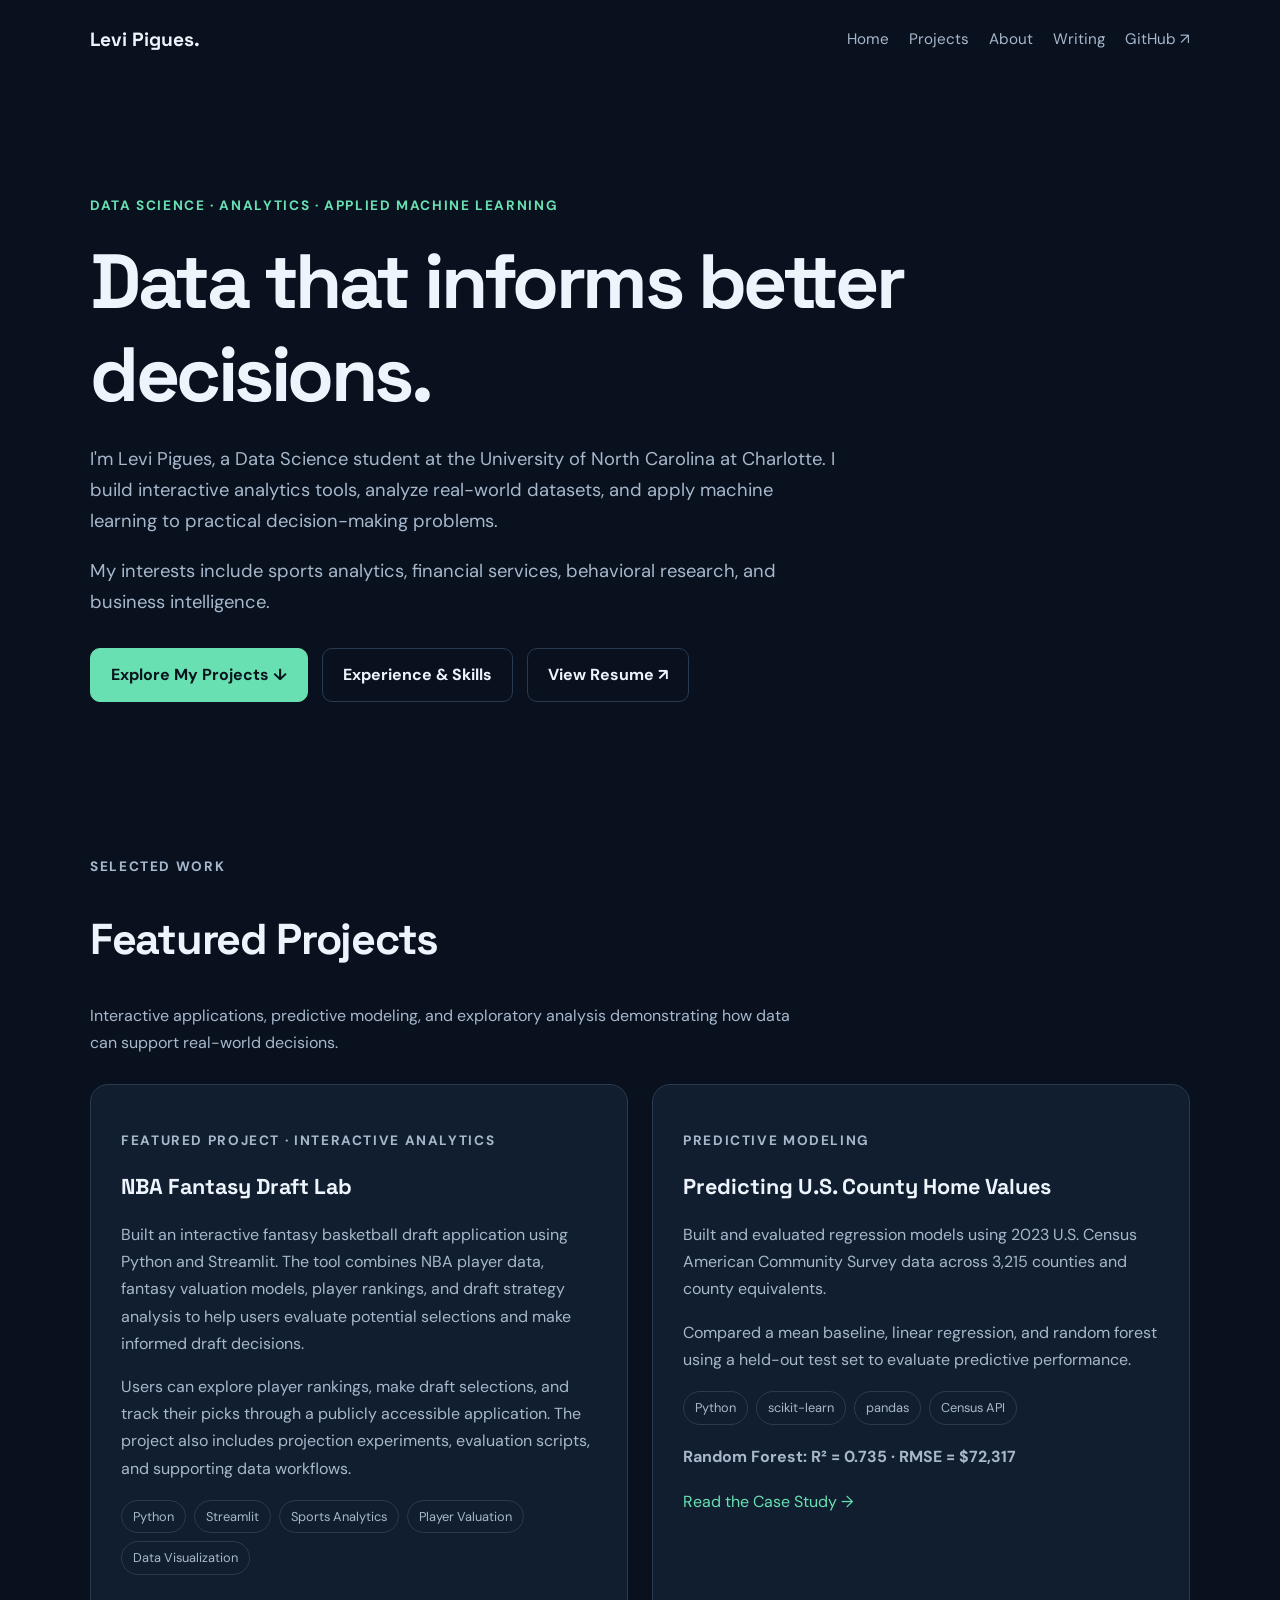
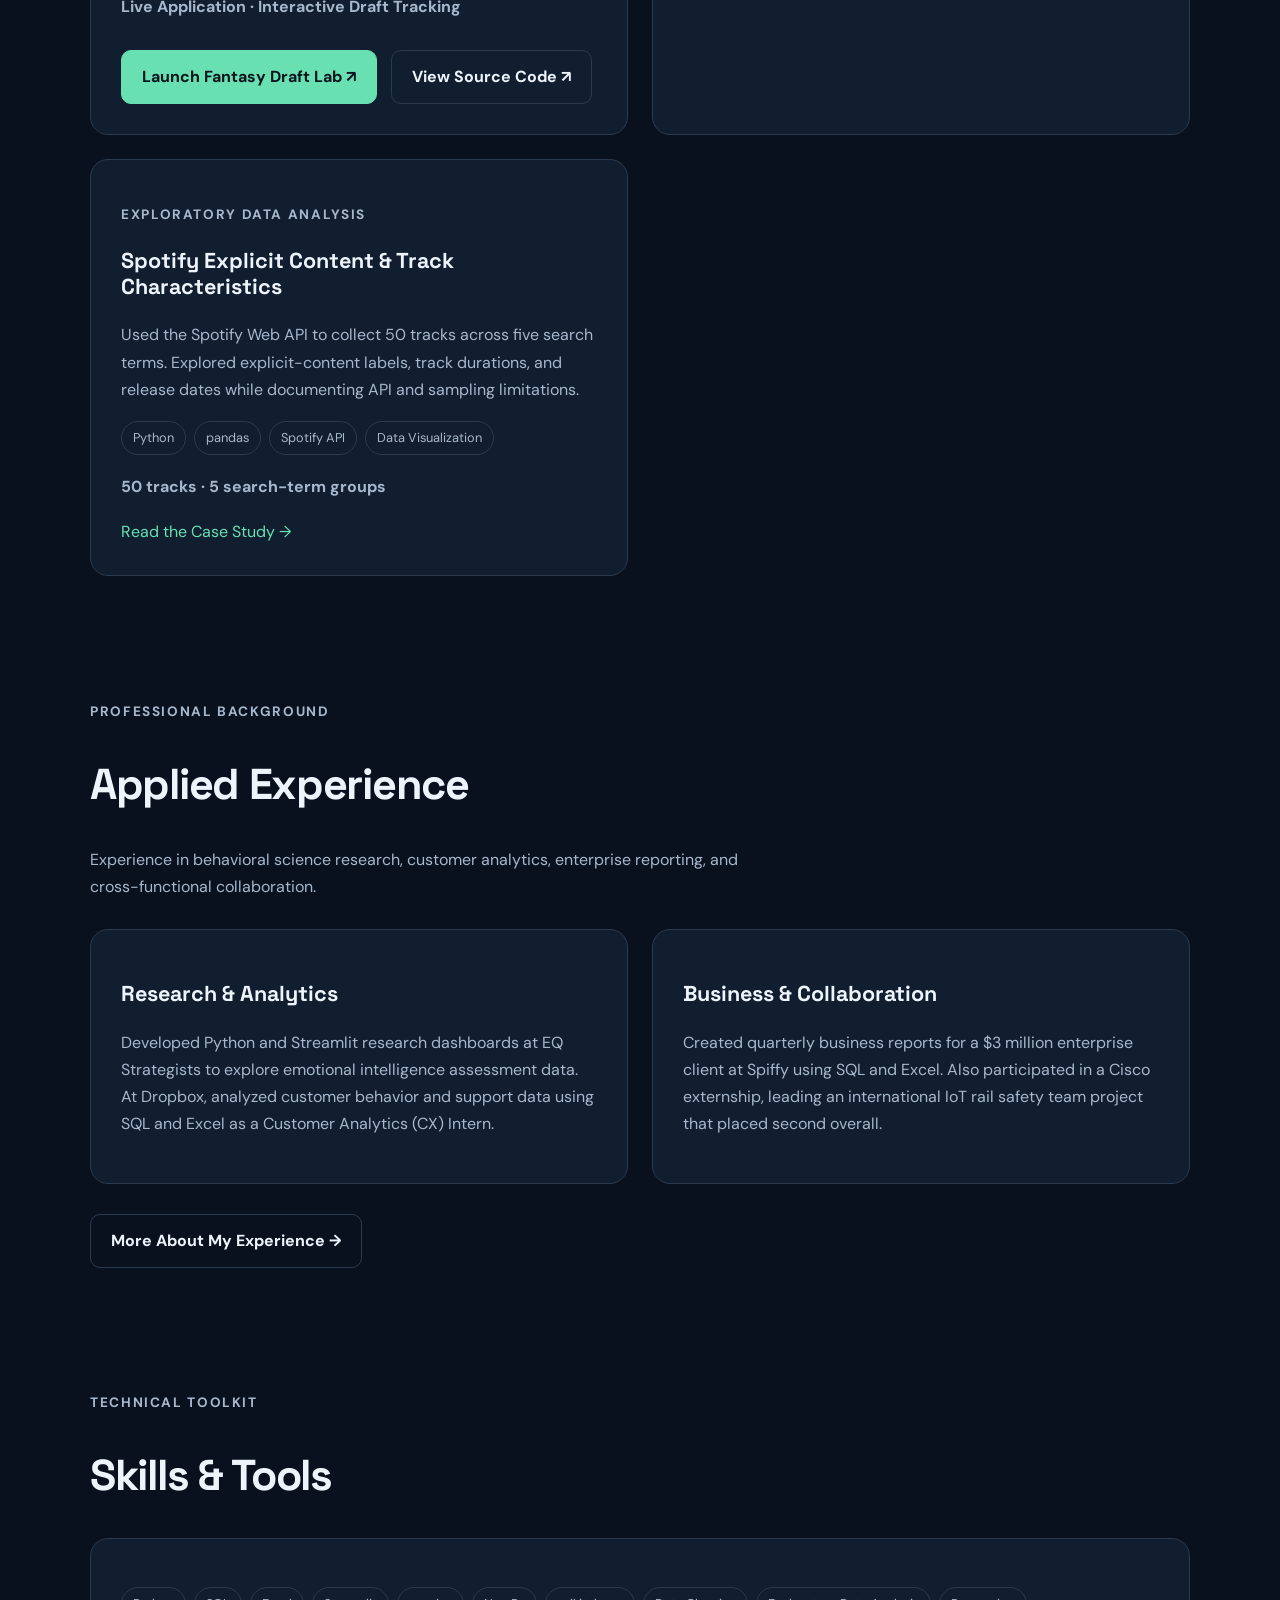
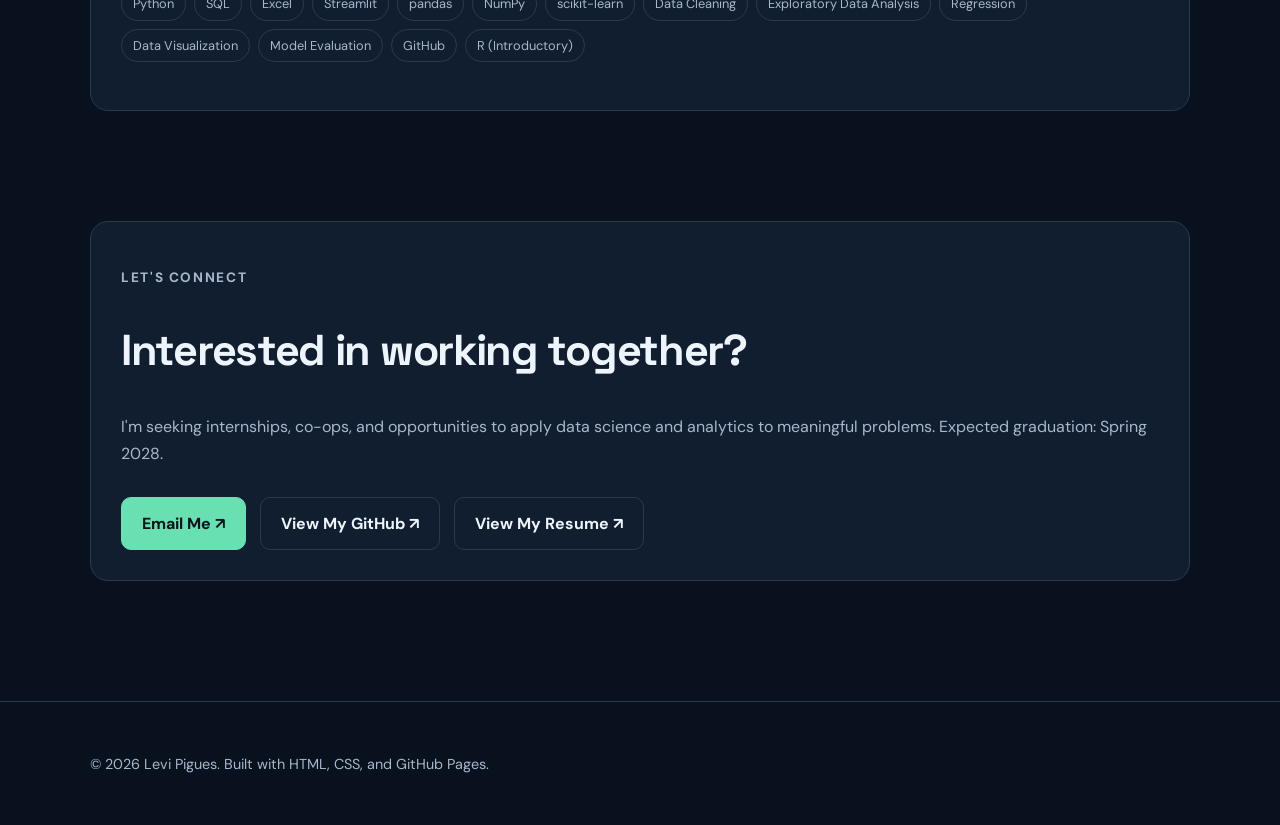
<file: index.html>
<!DOCTYPE html>
<html lang="en">
<head>
  <meta charset="UTF-8">
  <meta name="viewport" content="width=device-width, initial-scale=1.0">

  <meta
    name="description"
    content="Levi Pigues — UNC Charlotte Data Science student. Explore an interactive NBA Fantasy Draft Lab, machine learning projects, and data analytics case studies."
  >

  <title>Levi Pigues | Data Science & Analytics</title>

  <link rel="stylesheet" href="./assets/style.css">
</head>

<body>
  <a class="skip-link" href="#main">Skip to content</a>

  <header class="wrap">
    <nav class="nav" aria-label="Main navigation">
      <a class="brand" href="./index.html">Levi Pigues.</a>

      <div class="nav-links">
        <a href="./index.html" aria-current="page">Home</a>
        <a href="#projects">Projects</a>
        <a href="./about.html">About</a>
        <a href="./blog.html">Writing</a>
        <a
          href="https://github.com/lpigues-clt"
          target="_blank"
          rel="noopener noreferrer"
        >
          GitHub ↗
        </a>
      </div>
    </nav>
  </header>

  <main id="main">

    <section class="hero wrap">
      <p class="eyebrow">
        Data Science · Analytics · Applied Machine Learning
      </p>

      <h1>Data that informs better decisions.</h1>

      <p class="lead">
        I'm Levi Pigues, a Data Science student at the
        University of North Carolina at Charlotte.
        I build interactive analytics tools, analyze
        real-world datasets, and apply machine learning
        to practical decision-making problems.
      </p>

      <p class="lead">
        My interests include sports analytics,
        financial services, behavioral research,
        and business intelligence.
      </p>

      <div class="actions">
        <a class="btn primary" href="#projects">
          Explore My Projects ↓
        </a>

        <a class="btn" href="./about.html">
          Experience & Skills
        </a>

        <a
          class="btn"
          href="./resume.pdf"
          target="_blank"
          rel="noopener noreferrer"
        >
          View Resume ↗
        </a>
      </div>
    </section>

    <section id="projects" class="wrap">
      <div class="section-heading">
        <p class="eyebrow">Selected Work</p>
        <h2>Featured Projects</h2>

        <p>
          Interactive applications, predictive modeling,
          and exploratory analysis demonstrating
          how data can support real-world decisions.
        </p>
      </div>

      <div class="grid">

        <!-- NBA FANTASY DRAFT LAB -->
        <article class="project">
          <p class="eyebrow">
            Featured Project · Interactive Analytics
          </p>

          <h3>NBA Fantasy Draft Lab</h3>

          <p>
            Built an interactive fantasy basketball
            draft application using Python and Streamlit.
            The tool combines NBA player data,
            fantasy valuation models, player rankings,
            and draft strategy analysis to help users
            evaluate potential selections and make
            informed draft decisions.
          </p>

          <p>
            Users can explore player rankings, make
            draft selections, and track their picks
            through a publicly accessible application.
            The project also includes projection
            experiments, evaluation scripts, and
            supporting data workflows.
          </p>

          <div class="tags">
            <span class="tag">Python</span>
            <span class="tag">Streamlit</span>
            <span class="tag">Sports Analytics</span>
            <span class="tag">Player Valuation</span>
            <span class="tag">Data Visualization</span>
          </div>

          <p class="metric">
            Live Application · Interactive Draft Tracking
          </p>

          <div class="actions">
            <a
              class="btn primary"
              href="https://nba-fantasy-draft-lab.streamlit.app/"
              target="_blank"
              rel="noopener noreferrer"
            >
              Launch Fantasy Draft Lab ↗
            </a>

            <a
              class="btn"
              href="https://github.com/lpigues-clt/nba-fantasy-draft-lab"
              target="_blank"
              rel="noopener noreferrer"
            >
              View Source Code ↗
            </a>
          </div>
        </article>

        <!-- COUNTY HOME VALUE PREDICTION -->
        <article class="project">
          <p class="eyebrow">Predictive Modeling</p>

          <h3>Predicting U.S. County Home Values</h3>

          <p>
            Built and evaluated regression models
            using 2023 U.S. Census American Community
            Survey data across 3,215 counties and
            county equivalents.
          </p>

          <p>
            Compared a mean baseline, linear regression,
            and random forest using a held-out test set
            to evaluate predictive performance.
          </p>

          <div class="tags">
            <span class="tag">Python</span>
            <span class="tag">scikit-learn</span>
            <span class="tag">pandas</span>
            <span class="tag">Census API</span>
          </div>

          <p class="metric">
            Random Forest: R² = 0.735 · RMSE = $72,317
          </p>

          <a href="./ml-project.html">
            Read the Case Study →
          </a>
        </article>

        <!-- SPOTIFY ANALYSIS -->
        <article class="project">
          <p class="eyebrow">Exploratory Data Analysis</p>

          <h3>
            Spotify Explicit Content & Track Characteristics
          </h3>

          <p>
            Used the Spotify Web API to collect
            50 tracks across five search terms.
            Explored explicit-content labels,
            track durations, and release dates
            while documenting API and sampling
            limitations.
          </p>

          <div class="tags">
            <span class="tag">Python</span>
            <span class="tag">pandas</span>
            <span class="tag">Spotify API</span>
            <span class="tag">Data Visualization</span>
          </div>

          <p class="metric">
            50 tracks · 5 search-term groups
          </p>

          <a href="./spotify.html">
            Read the Case Study →
          </a>
        </article>

      </div>
    </section>

    <section class="wrap">
      <div class="section-heading">
        <p class="eyebrow">Professional Background</p>
        <h2>Applied Experience</h2>

        <p>
          Experience in behavioral science research,
          customer analytics, enterprise reporting,
          and cross-functional collaboration.
        </p>
      </div>

      <div class="grid">

        <div class="card">
          <h3>Research & Analytics</h3>

          <p>
            Developed Python and Streamlit research
            dashboards at EQ Strategists to explore
            emotional intelligence assessment data.
            At Dropbox, analyzed customer behavior
            and support data using SQL and Excel
            as a Customer Analytics (CX) Intern.
          </p>
        </div>

        <div class="card">
          <h3>Business & Collaboration</h3>

          <p>
            Created quarterly business reports
            for a $3 million enterprise client
            at Spiffy using SQL and Excel.
            Also participated in a Cisco externship,
            leading an international IoT rail safety
            team project that placed second overall.
          </p>
        </div>

      </div>

      <div class="actions">
        <a class="btn" href="./about.html">
          More About My Experience →
        </a>
      </div>
    </section>

    <section class="wrap">
      <div class="section-heading">
        <p class="eyebrow">Technical Toolkit</p>
        <h2>Skills & Tools</h2>
      </div>

      <div class="card">
        <div class="tags">
          <span class="tag">Python</span>
          <span class="tag">SQL</span>
          <span class="tag">Excel</span>
          <span class="tag">Streamlit</span>
          <span class="tag">pandas</span>
          <span class="tag">NumPy</span>
          <span class="tag">scikit-learn</span>
          <span class="tag">Data Cleaning</span>
          <span class="tag">Exploratory Data Analysis</span>
          <span class="tag">Regression</span>
          <span class="tag">Data Visualization</span>
          <span class="tag">Model Evaluation</span>
          <span class="tag">GitHub</span>
          <span class="tag">R (Introductory)</span>
        </div>
      </div>
    </section>

    <section class="wrap">
      <div class="card">
        <p class="eyebrow">Let's Connect</p>
        <h2>Interested in working together?</h2>

        <p>
          I'm seeking internships, co-ops,
          and opportunities to apply data science
          and analytics to meaningful problems.
          Expected graduation: Spring 2028.
        </p>

        <div class="actions">
          <a
            class="btn primary"
            href="mailto:lpigues@charlotte.edu"
          >
            Email Me ↗
          </a>

          <a
            class="btn"
            href="https://github.com/lpigues-clt"
            target="_blank"
            rel="noopener noreferrer"
          >
            View My GitHub ↗
          </a>

          <a
            class="btn"
            href="./resume.pdf"
            target="_blank"
            rel="noopener noreferrer"
          >
            View My Resume ↗
          </a>
        </div>
      </div>
    </section>

  </main>

  <footer>
    <div class="wrap">
      <p>
        © 2026 Levi Pigues.
        Built with HTML, CSS, and GitHub Pages.
      </p>
    </div>
  </footer>

</body>
</html>
</file>
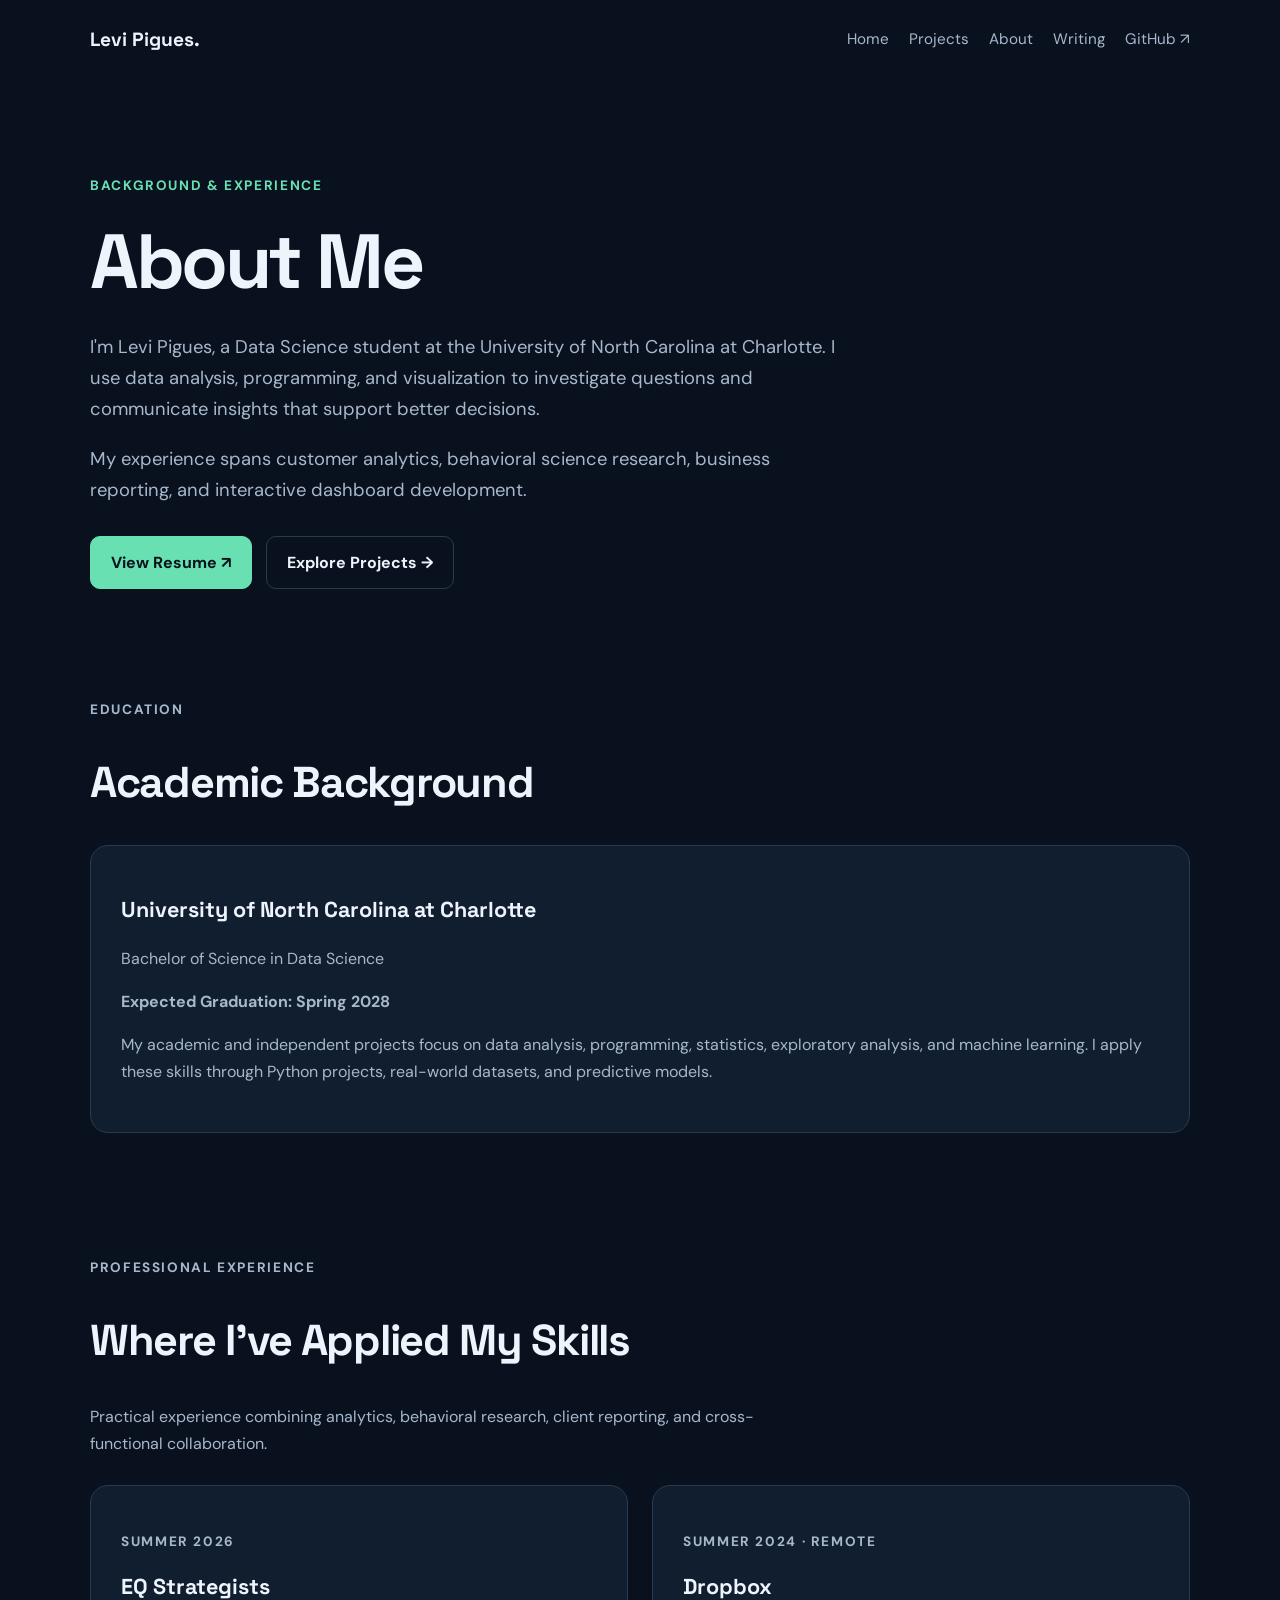
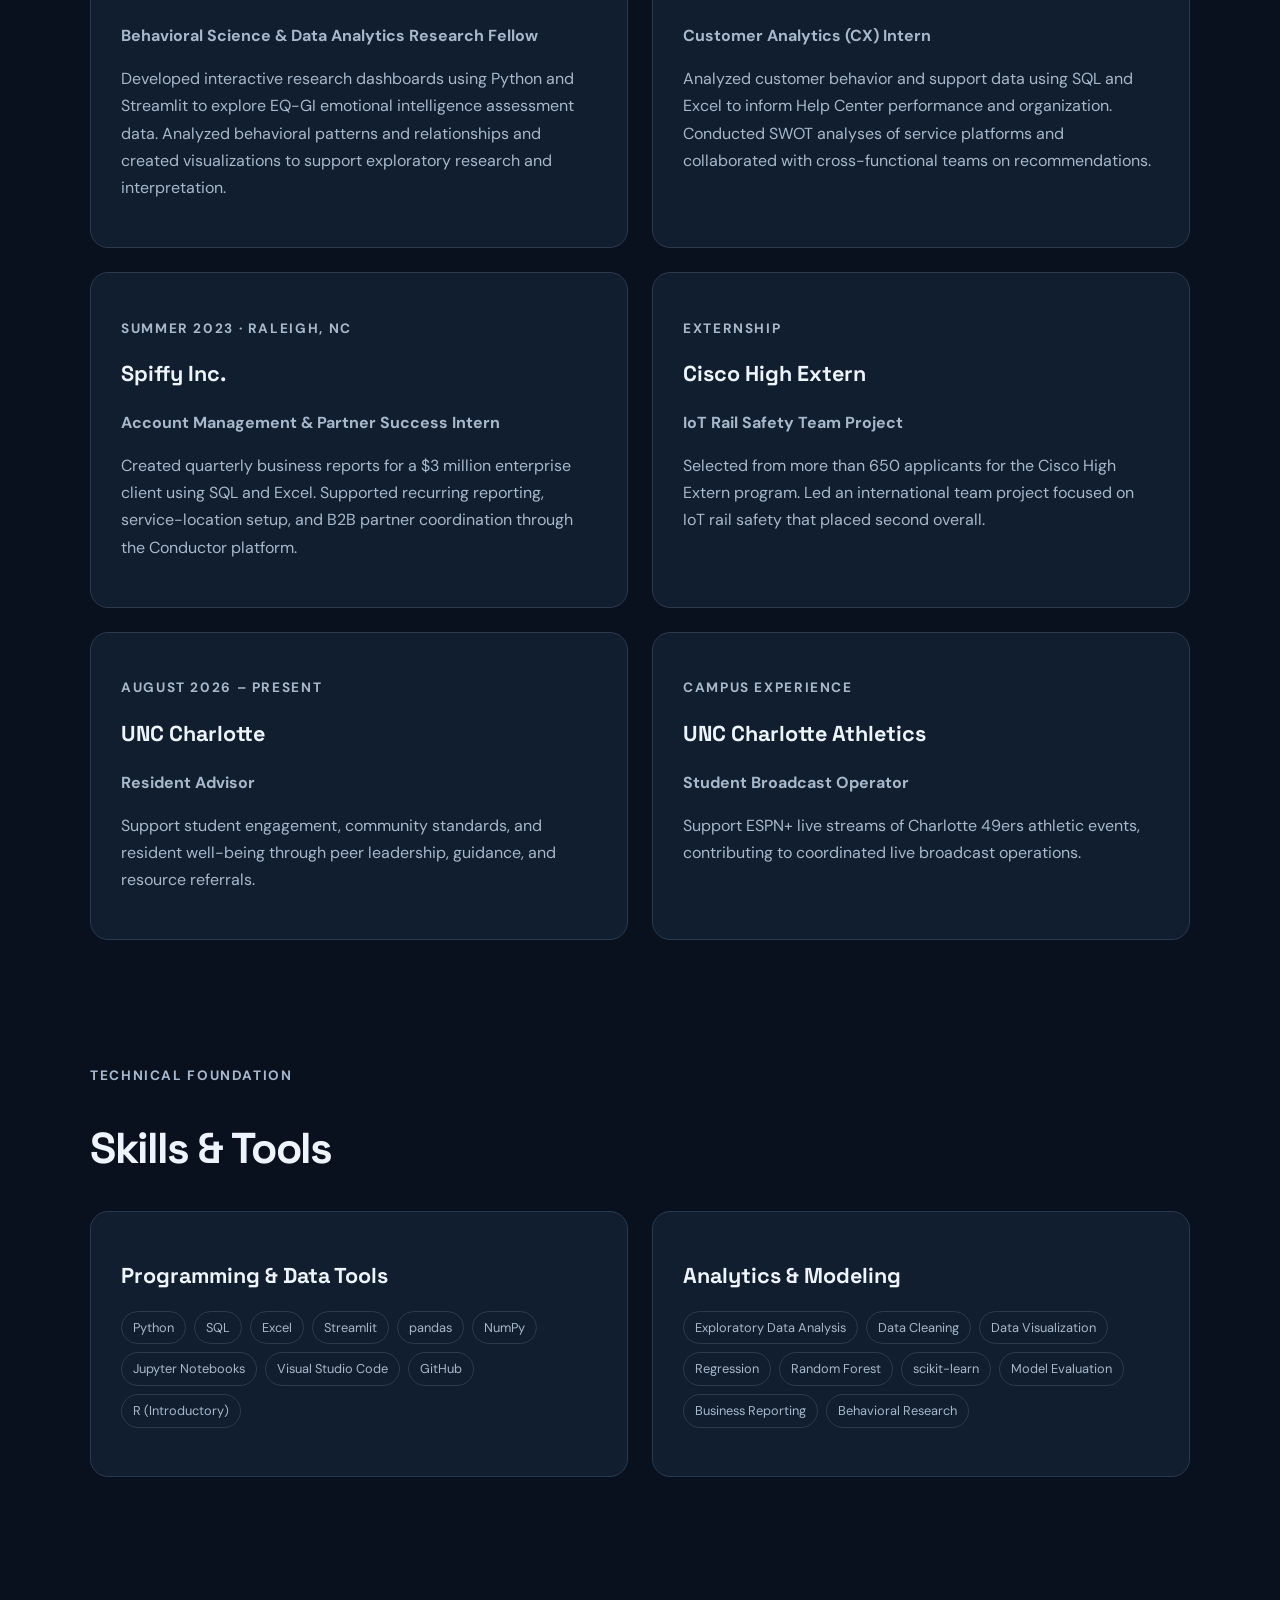
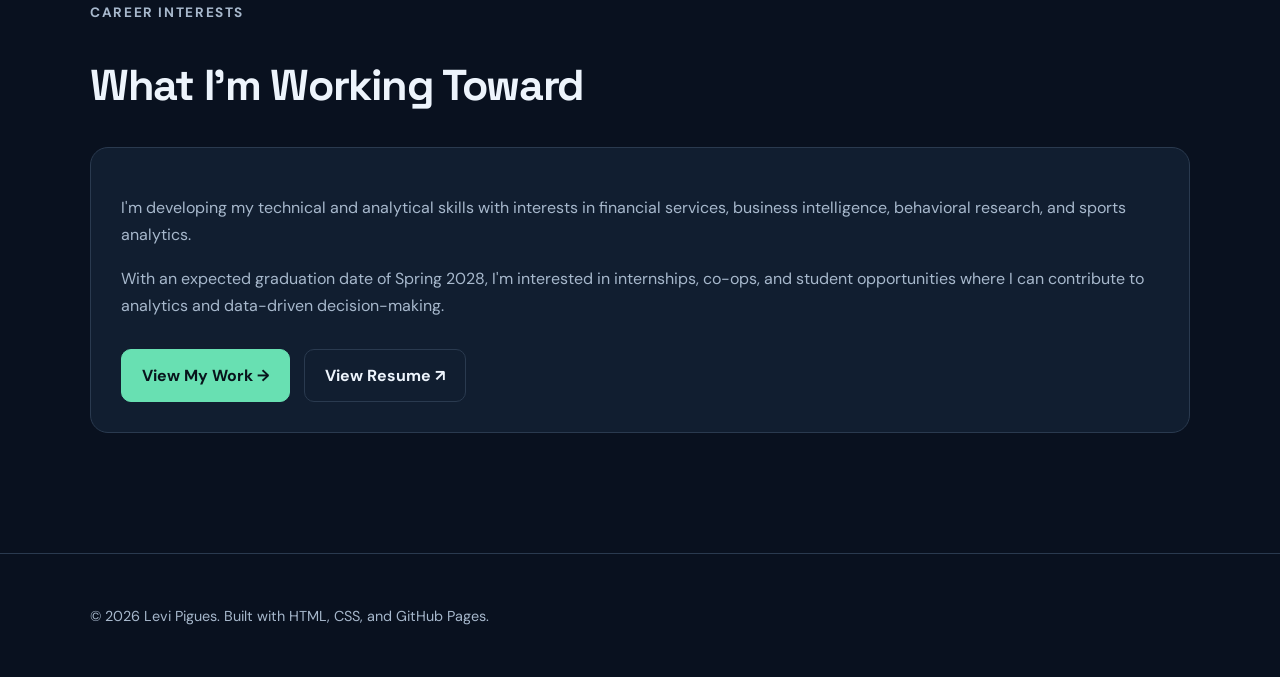
<file: about.html>
<!DOCTYPE html>
<html lang="en">
<head>
  <meta charset="UTF-8">
  <meta name="viewport" content="width=device-width, initial-scale=1.0">
  <meta name="description" content="Learn about Levi Pigues, a UNC Charlotte Data Science student with experience in Python, SQL, Streamlit, customer analytics, behavioral research, and business reporting.">
  <title>About | Levi Pigues</title>
  <link rel="stylesheet" href="./assets/style.css">
</head>

<body>
  <a class="skip-link" href="#main">Skip to content</a>

  <header class="wrap">
    <nav class="nav" aria-label="Main navigation">
      <a class="brand" href="./index.html">Levi Pigues.</a>

      <div class="nav-links">
        <a href="./index.html">Home</a>
        <a href="./index.html#projects">Projects</a>
        <a href="./about.html" aria-current="page">About</a>
        <a href="./blog.html">Writing</a>
        <a href="https://github.com/lpigues-clt"
           target="_blank"
           rel="noopener noreferrer">GitHub ↗</a>
      </div>
    </nav>
  </header>

  <main id="main">
    <section class="page-header wrap">
      <p class="eyebrow">Background & Experience</p>
      <h1>About Me</h1>

      <p class="lead">
        I'm Levi Pigues, a Data Science student at the
        University of North Carolina at Charlotte.
        I use data analysis, programming, and visualization
        to investigate questions and communicate insights
        that support better decisions.
      </p>

      <p class="lead">
        My experience spans customer analytics, behavioral
        science research, business reporting, and
        interactive dashboard development.
      </p>

      <div class="actions">
        <a class="btn primary"
           href="./resume.pdf"
           target="_blank"
           rel="noopener noreferrer">
          View Resume ↗
        </a>

        <a class="btn" href="./index.html#projects">
          Explore Projects →
        </a>
      </div>
    </section>

    <section class="wrap">
      <div class="section-heading">
        <p class="eyebrow">Education</p>
        <h2>Academic Background</h2>
      </div>

      <div class="card">
        <h3>University of North Carolina at Charlotte</h3>

        <p>
          Bachelor of Science in Data Science
        </p>

        <p>
          <strong>Expected Graduation: Spring 2028</strong>
        </p>

        <p>
          My academic and independent projects focus on
          data analysis, programming, statistics,
          exploratory analysis, and machine learning.
          I apply these skills through Python projects,
          real-world datasets, and predictive models.
        </p>
      </div>
    </section>

    <section class="wrap">
      <div class="section-heading">
        <p class="eyebrow">Professional Experience</p>
        <h2>Where I've Applied My Skills</h2>

        <p>
          Practical experience combining analytics,
          behavioral research, client reporting,
          and cross-functional collaboration.
        </p>
      </div>

      <div class="grid">
        <article class="card">
          <p class="eyebrow">Summer 2026</p>
          <h3>EQ Strategists</h3>

          <p>
            <strong>
              Behavioral Science & Data Analytics Research Fellow
            </strong>
          </p>

          <p>
            Developed interactive research dashboards
            using Python and Streamlit to explore
            EQ-GI emotional intelligence assessment data.
            Analyzed behavioral patterns and relationships
            and created visualizations to support
            exploratory research and interpretation.
          </p>
        </article>

        <article class="card">
          <p class="eyebrow">Summer 2024 · Remote</p>
          <h3>Dropbox</h3>

          <p>
            <strong>Customer Analytics (CX) Intern</strong>
          </p>

          <p>
            Analyzed customer behavior and support
            data using SQL and Excel to inform Help
            Center performance and organization.
            Conducted SWOT analyses of service
            platforms and collaborated with
            cross-functional teams on recommendations.
          </p>
        </article>

        <article class="card">
          <p class="eyebrow">Summer 2023 · Raleigh, NC</p>
          <h3>Spiffy Inc.</h3>

          <p>
            <strong>
              Account Management & Partner Success Intern
            </strong>
          </p>

          <p>
            Created quarterly business reports for
            a $3 million enterprise client using SQL
            and Excel. Supported recurring reporting,
            service-location setup, and B2B partner
            coordination through the Conductor platform.
          </p>
        </article>

        <article class="card">
          <p class="eyebrow">Externship</p>
          <h3>Cisco High Extern</h3>

          <p>
            <strong>IoT Rail Safety Team Project</strong>
          </p>

          <p>
            Selected from more than 650 applicants
            for the Cisco High Extern program.
            Led an international team project focused
            on IoT rail safety that placed second
            overall.
          </p>
        </article>

        <article class="card">
          <p class="eyebrow">August 2026 – Present</p>
          <h3>UNC Charlotte</h3>

          <p>
            <strong>Resident Advisor</strong>
          </p>

          <p>
            Support student engagement, community
            standards, and resident well-being
            through peer leadership, guidance,
            and resource referrals.
          </p>
        </article>

        <article class="card">
          <p class="eyebrow">Campus Experience</p>
          <h3>UNC Charlotte Athletics</h3>

          <p>
            <strong>Student Broadcast Operator</strong>
          </p>

          <p>
            Support ESPN+ live streams of
            Charlotte 49ers athletic events,
            contributing to coordinated live
            broadcast operations.
          </p>
        </article>
      </div>
    </section>

    <section class="wrap">
      <div class="section-heading">
        <p class="eyebrow">Technical Foundation</p>
        <h2>Skills & Tools</h2>
      </div>

      <div class="grid">
        <div class="card">
          <h3>Programming & Data Tools</h3>

          <div class="tags">
            <span class="tag">Python</span>
            <span class="tag">SQL</span>
            <span class="tag">Excel</span>
            <span class="tag">Streamlit</span>
            <span class="tag">pandas</span>
            <span class="tag">NumPy</span>
            <span class="tag">Jupyter Notebooks</span>
            <span class="tag">Visual Studio Code</span>
            <span class="tag">GitHub</span>
            <span class="tag">R (Introductory)</span>
          </div>
        </div>

        <div class="card">
          <h3>Analytics & Modeling</h3>

          <div class="tags">
            <span class="tag">Exploratory Data Analysis</span>
            <span class="tag">Data Cleaning</span>
            <span class="tag">Data Visualization</span>
            <span class="tag">Regression</span>
            <span class="tag">Random Forest</span>
            <span class="tag">scikit-learn</span>
            <span class="tag">Model Evaluation</span>
            <span class="tag">Business Reporting</span>
            <span class="tag">Behavioral Research</span>
          </div>
        </div>
      </div>
    </section>

    <section class="wrap">
      <div class="section-heading">
        <p class="eyebrow">Career Interests</p>
        <h2>What I'm Working Toward</h2>
      </div>

      <div class="card">
        <p>
          I'm developing my technical and analytical
          skills with interests in financial services,
          business intelligence, behavioral research,
          and sports analytics.
        </p>

        <p>
          With an expected graduation date of Spring
          2028, I'm interested in internships,
          co-ops, and student opportunities where
          I can contribute to analytics and
          data-driven decision-making.
        </p>

        <div class="actions">
          <a class="btn primary"
             href="./index.html#projects">
            View My Work →
          </a>

          <a class="btn"
             href="./resume.pdf"
             target="_blank"
             rel="noopener noreferrer">
            View Resume ↗
          </a>
        </div>
      </div>
    </section>
  </main>

  <footer>
    <div class="wrap">
      <p>
        © 2026 Levi Pigues.
        Built with HTML, CSS, and GitHub Pages.
      </p>
    </div>
  </footer>
</body>
</html>
</file>
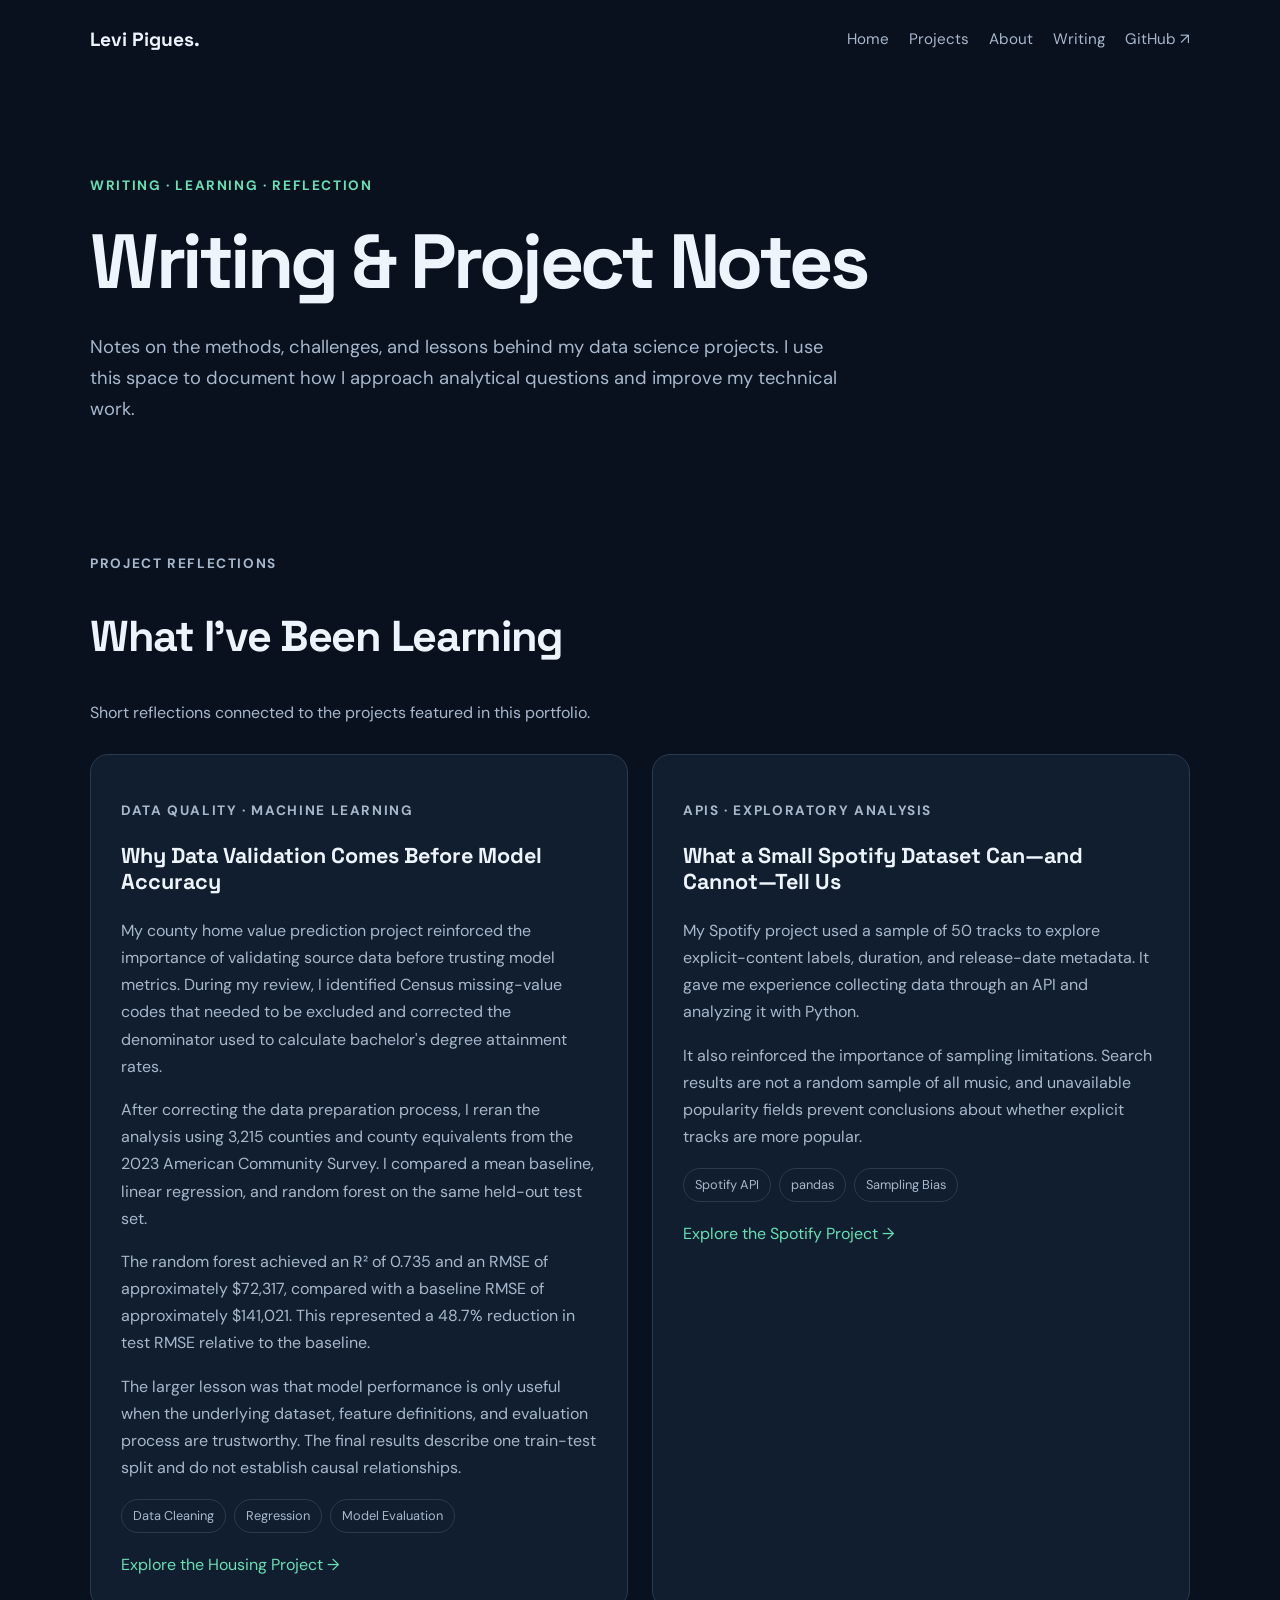
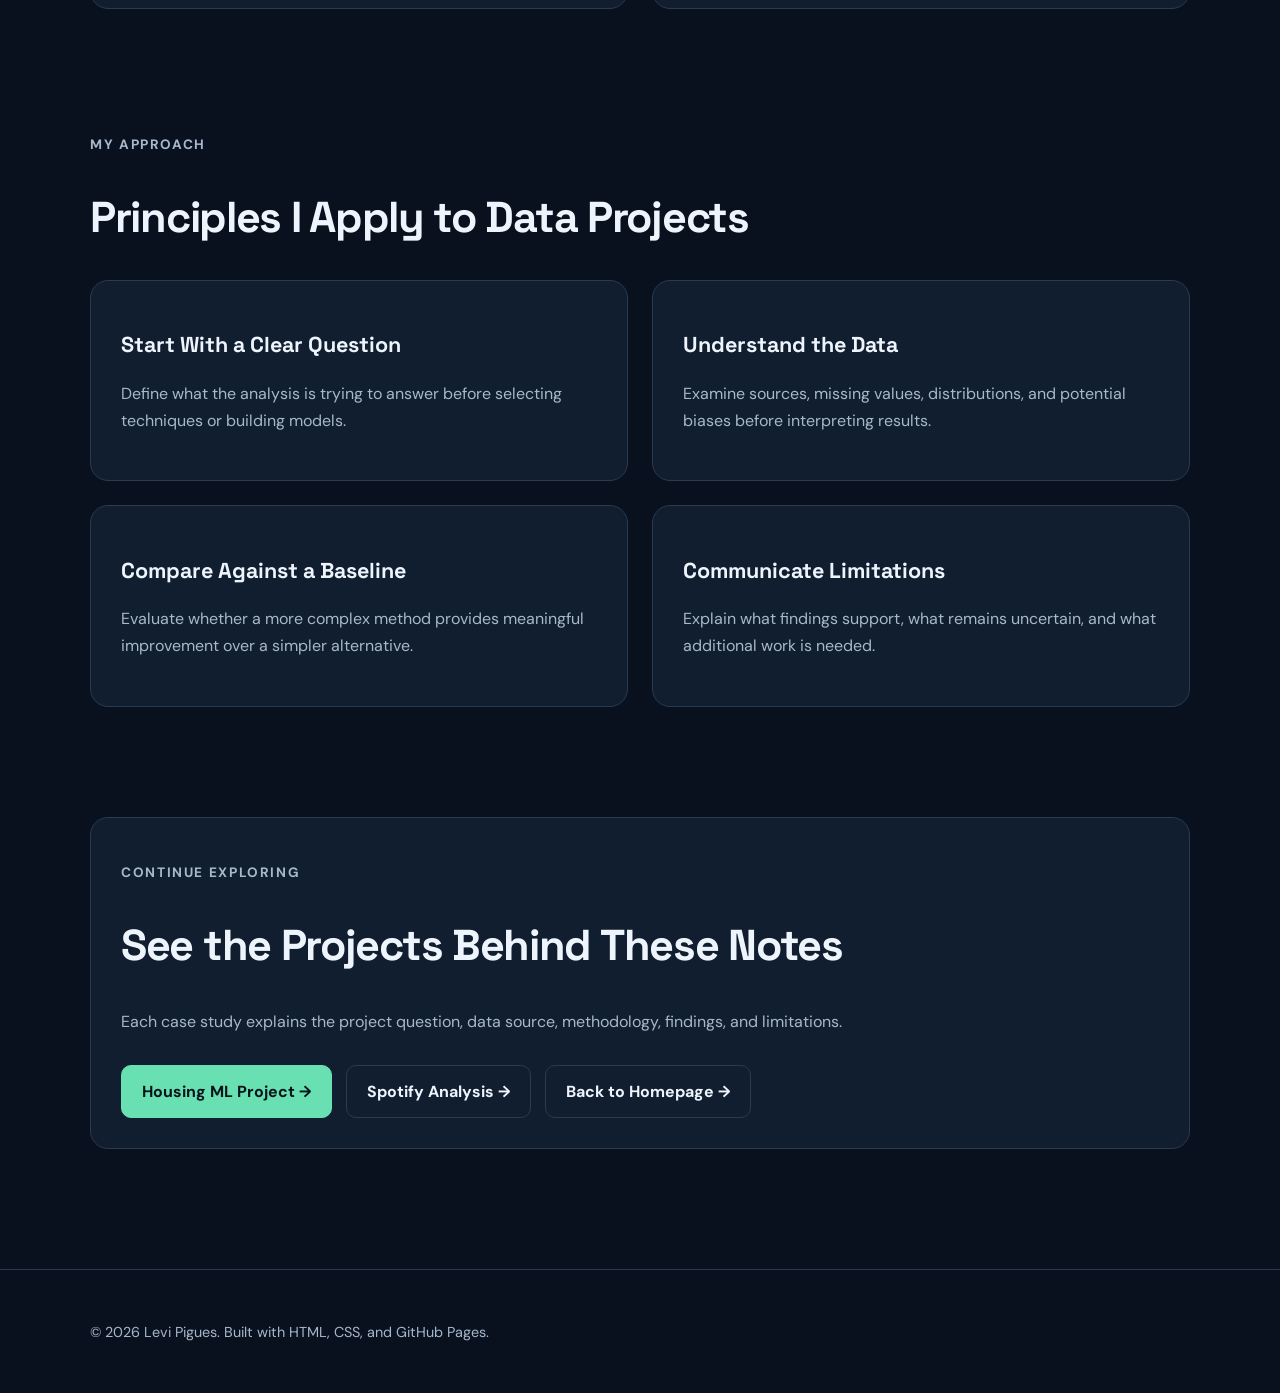
<file: blog.html>
<!DOCTYPE html>
<html lang="en">
<head>
  <meta charset="UTF-8">
  <meta name="viewport" content="width=device-width, initial-scale=1.0">
  <meta name="description" content="Project notes and reflections by Levi Pigues on data science, exploratory analysis, machine learning, and data quality.">
  <title>Writing & Project Notes | Levi Pigues</title>
  <link rel="stylesheet" href="./assets/style.css">
</head>

<body>
  <a class="skip-link" href="#main">Skip to content</a>

  <header class="wrap">
    <nav class="nav" aria-label="Main navigation">
      <a class="brand" href="./index.html">Levi Pigues.</a>

      <div class="nav-links">
        <a href="./index.html">Home</a>
        <a href="./index.html#projects">Projects</a>
        <a href="./about.html">About</a>
        <a href="./blog.html" aria-current="page">Writing</a>
        <a href="https://github.com/lpigues-clt"
           target="_blank"
           rel="noopener noreferrer">GitHub ↗</a>
      </div>
    </nav>
  </header>

  <main id="main">
    <section class="page-header wrap">
      <p class="eyebrow">Writing · Learning · Reflection</p>

      <h1>Writing & Project Notes</h1>

      <p class="lead">
        Notes on the methods, challenges, and lessons
        behind my data science projects. I use this
        space to document how I approach analytical
        questions and improve my technical work.
      </p>
    </section>

    <section class="wrap">
      <div class="section-heading">
        <p class="eyebrow">Project Reflections</p>
        <h2>What I've Been Learning</h2>
        <p>
          Short reflections connected to the projects
          featured in this portfolio.
        </p>
      </div>

      <div class="grid">
        <article class="project">
          <p class="eyebrow">Data Quality · Machine Learning</p>

          <h3>Why Data Validation Comes Before Model Accuracy</h3>

          <p>
            My county home value prediction project
            reinforced the importance of validating
            source data before trusting model metrics.
            During my review, I identified Census
            missing-value codes that needed to be
            excluded and corrected the denominator
            used to calculate bachelor's degree
            attainment rates.
          </p>

          <p>
            After correcting the data preparation
            process, I reran the analysis using
            3,215 counties and county equivalents
            from the 2023 American Community Survey.
            I compared a mean baseline, linear
            regression, and random forest on the
            same held-out test set.
          </p>

          <p>
            The random forest achieved an R² of 0.735
            and an RMSE of approximately $72,317,
            compared with a baseline RMSE of
            approximately $141,021. This represented
            a 48.7% reduction in test RMSE relative
            to the baseline.
          </p>

          <p>
            The larger lesson was that model
            performance is only useful when the
            underlying dataset, feature definitions,
            and evaluation process are trustworthy.
            The final results describe one train-test
            split and do not establish causal
            relationships.
          </p>

          <div class="tags">
            <span class="tag">Data Cleaning</span>
            <span class="tag">Regression</span>
            <span class="tag">Model Evaluation</span>
          </div>

          <a href="./ml-project.html">
            Explore the Housing Project →
          </a>
        </article>

        <article class="project">
          <p class="eyebrow">APIs · Exploratory Analysis</p>

          <h3>What a Small Spotify Dataset Can—and Cannot—Tell Us</h3>

          <p>
            My Spotify project used a sample of 50
            tracks to explore explicit-content labels,
            duration, and release-date metadata.
            It gave me experience collecting data
            through an API and analyzing it with Python.
          </p>

          <p>
            It also reinforced the importance of
            sampling limitations. Search results
            are not a random sample of all music,
            and unavailable popularity fields
            prevent conclusions about whether
            explicit tracks are more popular.
          </p>

          <div class="tags">
            <span class="tag">Spotify API</span>
            <span class="tag">pandas</span>
            <span class="tag">Sampling Bias</span>
          </div>

          <a href="./spotify.html">
            Explore the Spotify Project →
          </a>
        </article>
      </div>
    </section>

    <section class="wrap">
      <div class="section-heading">
        <p class="eyebrow">My Approach</p>
        <h2>Principles I Apply to Data Projects</h2>
      </div>

      <div class="grid">
        <div class="card">
          <h3>Start With a Clear Question</h3>
          <p>
            Define what the analysis is trying to
            answer before selecting techniques
            or building models.
          </p>
        </div>

        <div class="card">
          <h3>Understand the Data</h3>
          <p>
            Examine sources, missing values,
            distributions, and potential biases
            before interpreting results.
          </p>
        </div>

        <div class="card">
          <h3>Compare Against a Baseline</h3>
          <p>
            Evaluate whether a more complex
            method provides meaningful improvement
            over a simpler alternative.
          </p>
        </div>

        <div class="card">
          <h3>Communicate Limitations</h3>
          <p>
            Explain what findings support,
            what remains uncertain, and
            what additional work is needed.
          </p>
        </div>
      </div>
    </section>

    <section class="wrap">
      <div class="card">
        <p class="eyebrow">Continue Exploring</p>
        <h2>See the Projects Behind These Notes</h2>

        <p>
          Each case study explains the project
          question, data source, methodology,
          findings, and limitations.
        </p>

        <div class="actions">
          <a class="btn primary" href="./ml-project.html">
            Housing ML Project →
          </a>

          <a class="btn" href="./spotify.html">
            Spotify Analysis →
          </a>

          <a class="btn" href="./index.html">
            Back to Homepage →
          </a>
        </div>
      </div>
    </section>
  </main>

  <footer>
    <div class="wrap">
      <p>
        © 2026 Levi Pigues.
        Built with HTML, CSS, and GitHub Pages.
      </p>
    </div>
  </footer>
</body>
</html>
</file>
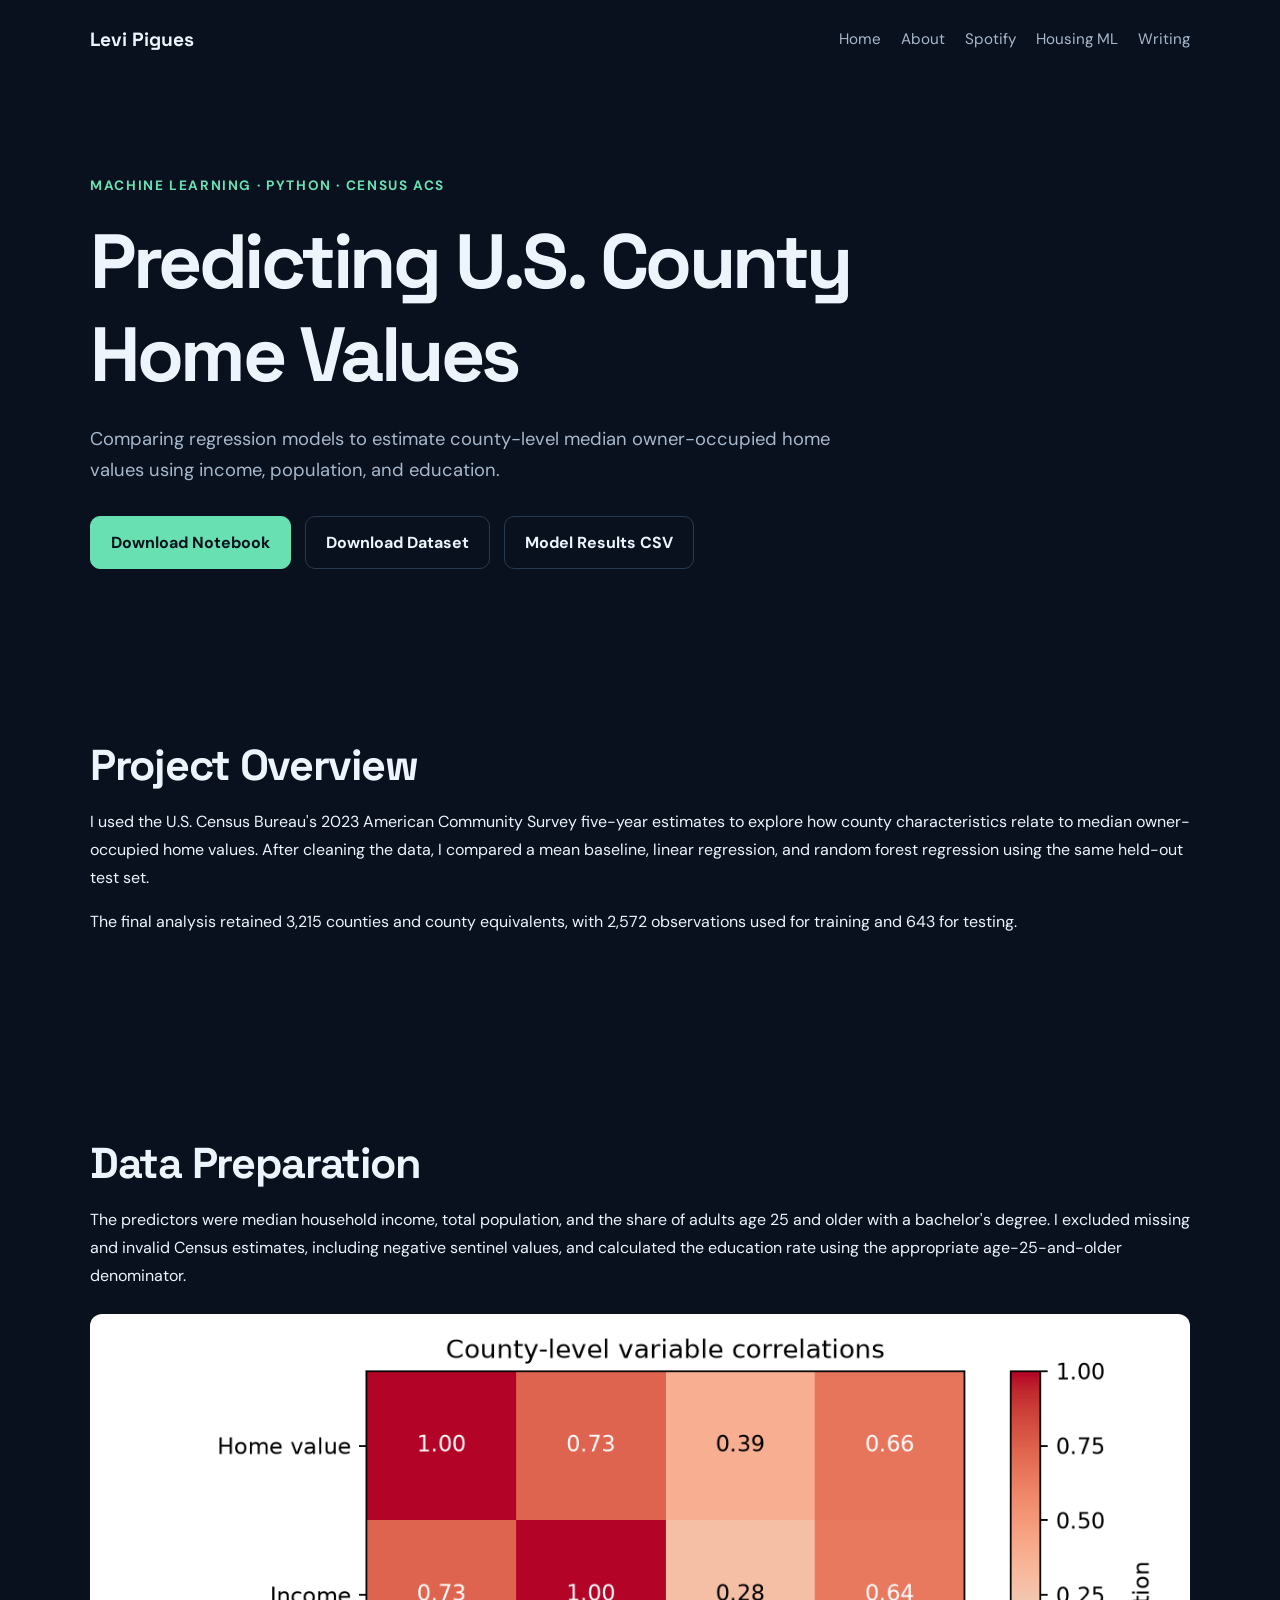
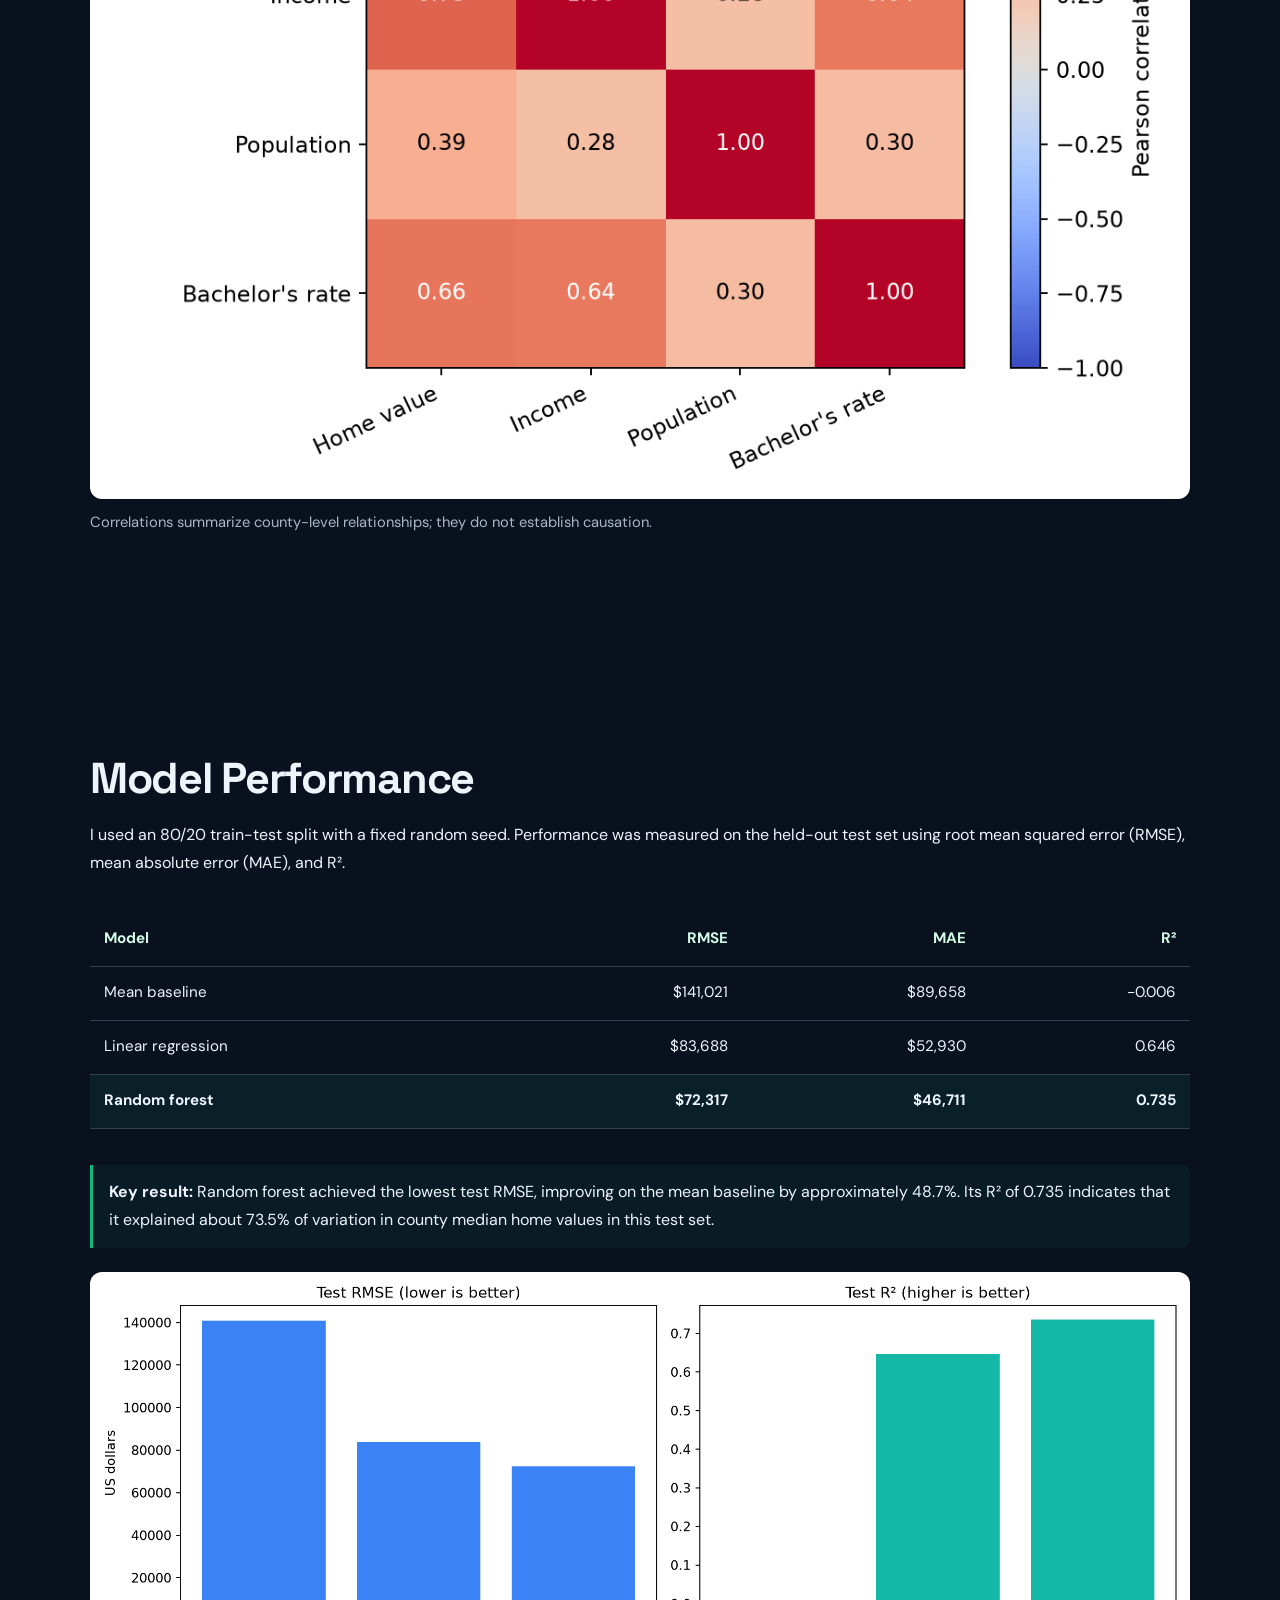
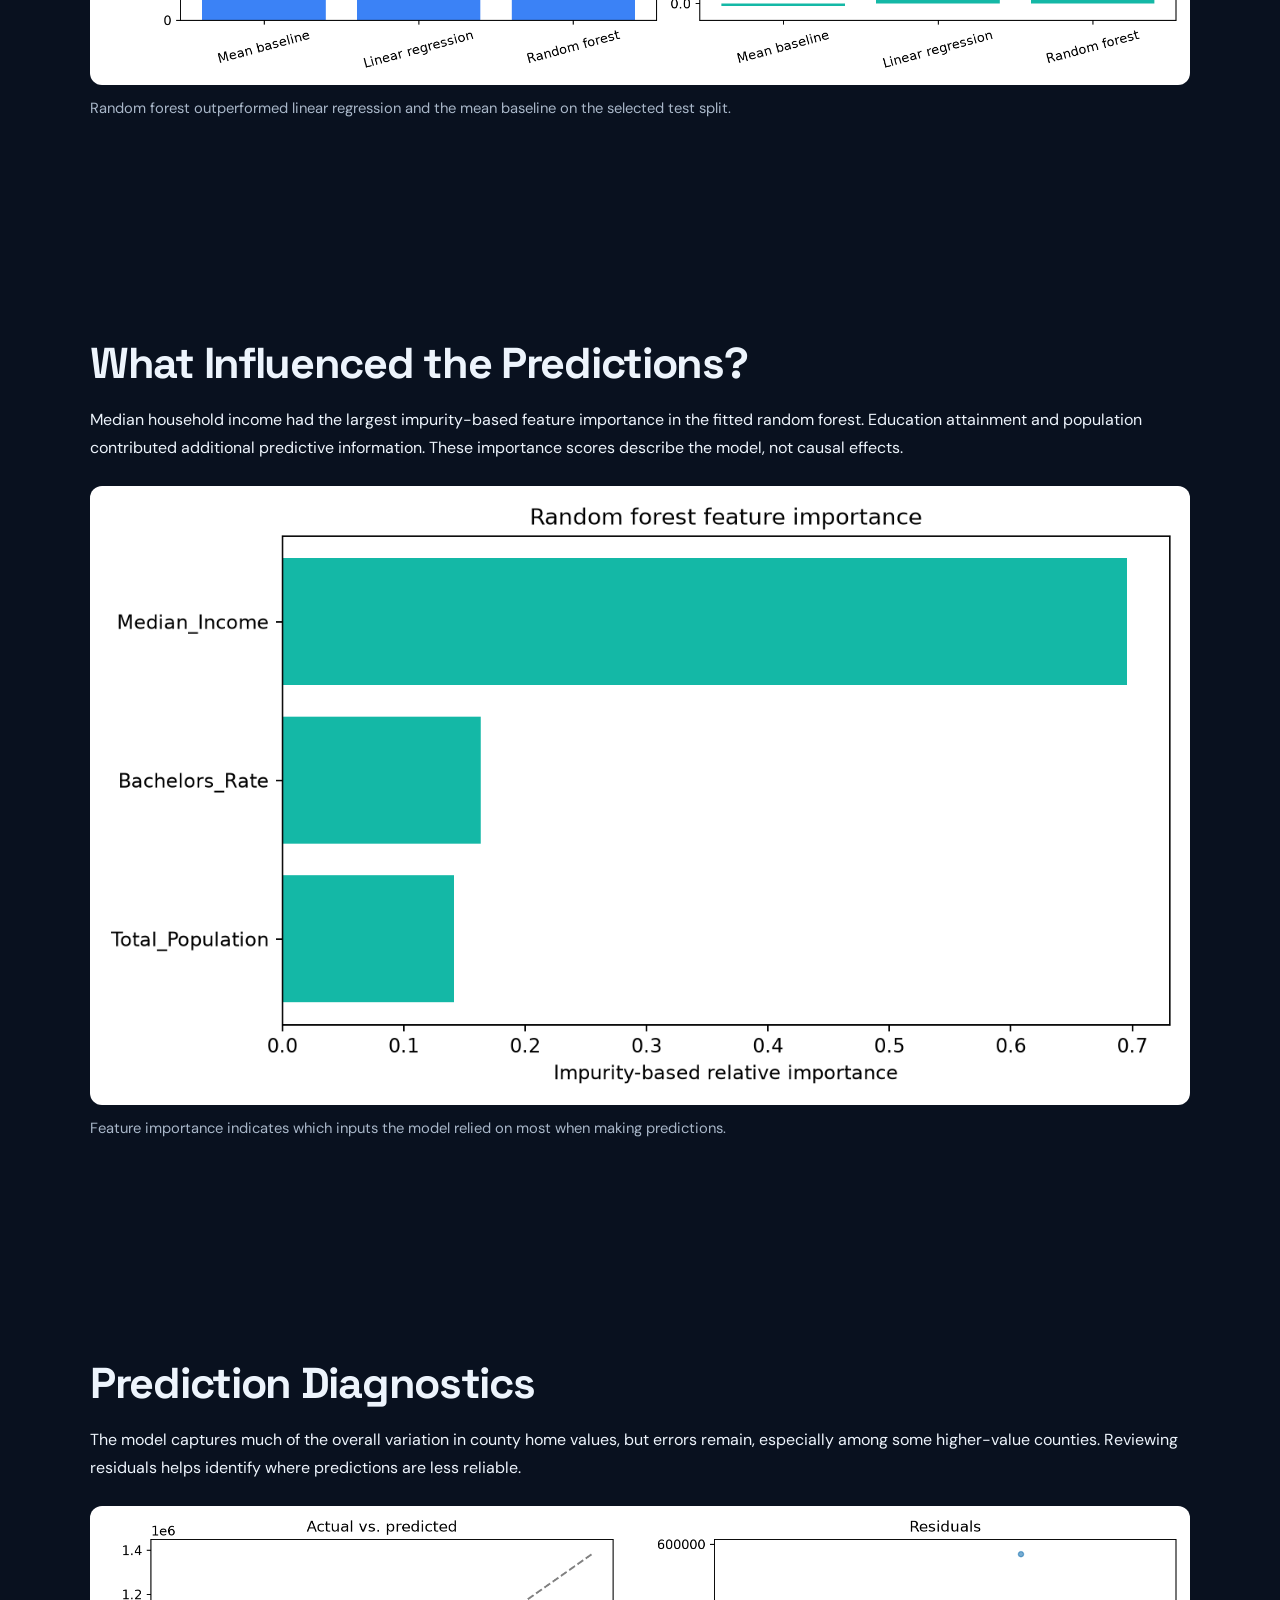
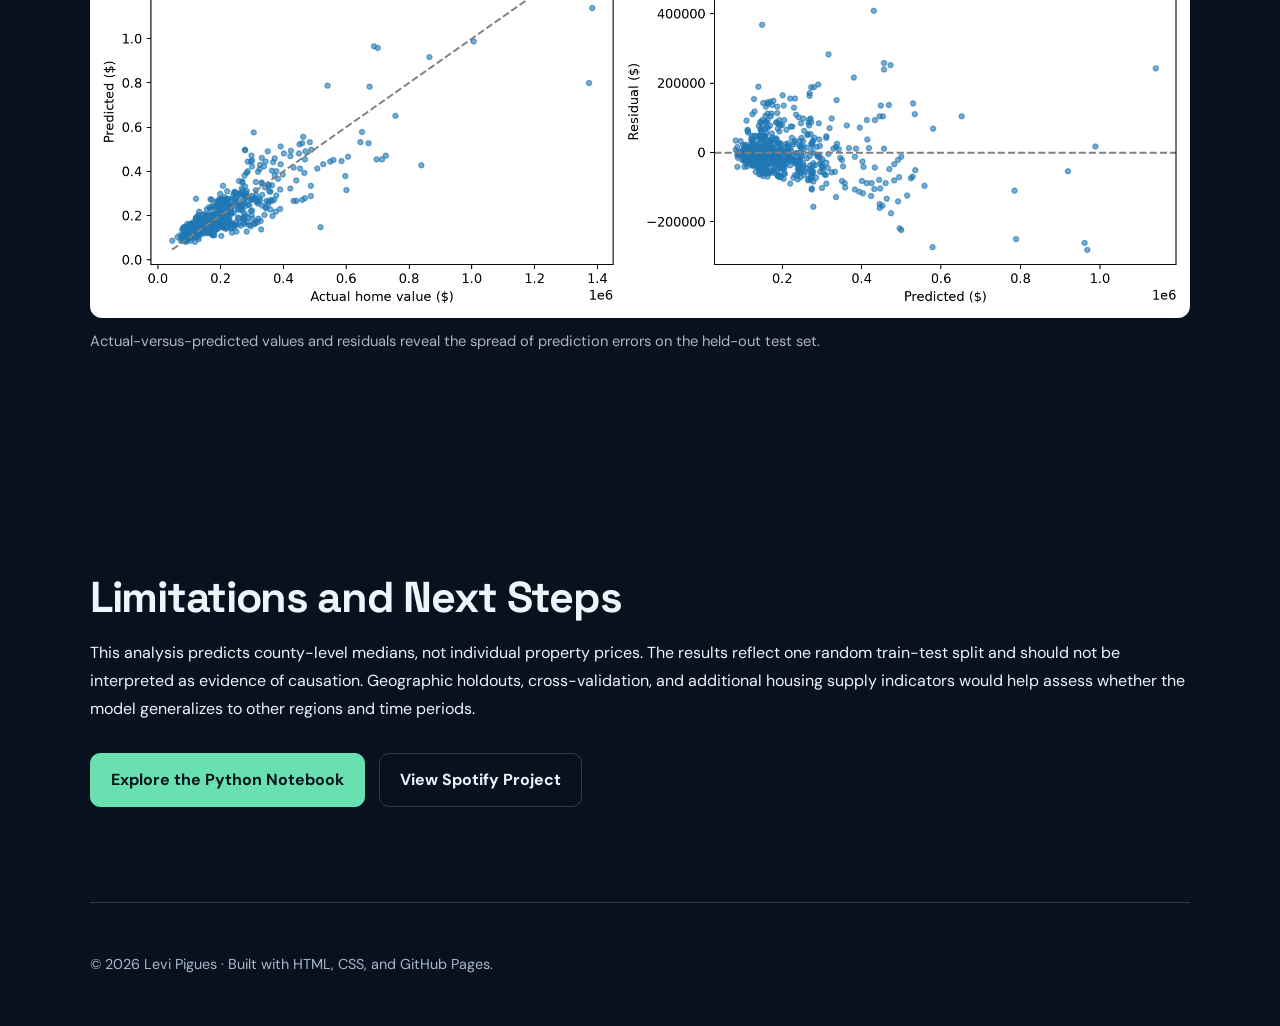
<file: ml-project.html>
<!DOCTYPE html>
<html lang="en">
<head>
  <meta charset="UTF-8">
  <meta name="viewport" content="width=device-width, initial-scale=1.0">
  <meta name="description" content="County-level housing value prediction using Census ACS data and machine learning.">
  <title>Housing Value Prediction | Data Science Portfolio</title>
  <link rel="stylesheet" href="./assets/style.css">
  <style>
    .case-section { margin: 2.5rem 0; }
    .case-section h2 { margin-bottom: 1rem; }
    .case-section p { line-height: 1.75; }
    .chart-figure { margin: 1.5rem 0 2rem; }
    .chart-figure img {
      display: block;
      width: 100%;
      height: auto;
      border-radius: 12px;
      background: #fff;
    }
    .chart-figure figcaption {
      margin-top: .75rem;
      font-size: .92rem;
      line-height: 1.6;
      color: #a9b7c9;
    }
    .results-table {
      width: 100%;
      border-collapse: collapse;
      margin: 1.25rem 0;
      font-size: .95rem;
    }
    .results-table th,
    .results-table td {
      padding: .85rem;
      border-bottom: 1px solid #334155;
      text-align: left;
    }
    .results-table th { color: #d1fae5; }
    .results-table td:not(:first-child),
    .results-table th:not(:first-child) {
      text-align: right;
    }
    .table-scroll { overflow-x: auto; }
    .highlight-row { background: rgba(16,185,129,.09); }
    .case-note {
      border-left: 3px solid #10b981;
      padding: .85rem 1rem;
      background: rgba(16,185,129,.06);
      border-radius: 0 8px 8px 0;
    }
  </style>
</head>
<body>
  <a class="skip-link" href="#main">Skip to content</a>

  <header class="wrap">
    <nav class="nav" aria-label="Main navigation">
      <a class="brand" href="./index.html">Levi Pigues</a>
      <div class="nav-links">
        <a href="./index.html">Home</a>
        <a href="./about.html">About</a>
        <a href="./spotify.html">Spotify</a>
        <a href="./ml-project.html" aria-current="page">Housing ML</a>
        <a href="./blog.html">Writing</a>
      </div>
    </nav>
  </header>

  <main id="main" class="wrap">
    <section class="page-header">
      <p class="eyebrow">Machine Learning · Python · Census ACS</p>
      <h1>Predicting U.S. County Home Values</h1>
      <p class="lead">
        Comparing regression models to estimate county-level median
        owner-occupied home values using income, population, and education.
      </p>
      <div class="actions">
        <a class="btn primary" href="./notebooks/ml_project.ipynb" download>
          Download Notebook
        </a>
        <a class="btn" href="./data/county_data_clean.csv" download>
          Download Dataset
        </a>
        <a class="btn" href="./data/model_comparison.csv" download>
          Model Results CSV
        </a>
      </div>
    </section>

    <section class="case-section">
      <h2>Project Overview</h2>
      <p>
        I used the U.S. Census Bureau's 2023 American Community Survey
        five-year estimates to explore how county characteristics relate
        to median owner-occupied home values. After cleaning the data,
        I compared a mean baseline, linear regression, and random forest
        regression using the same held-out test set.
      </p>
      <p>
        The final analysis retained 3,215 counties and county equivalents,
        with 2,572 observations used for training and 643 for testing.
      </p>
    </section>

    <section class="case-section">
      <h2>Data Preparation</h2>
      <p>
        The predictors were median household income, total population,
        and the share of adults age 25 and older with a bachelor's degree.
        I excluded missing and invalid Census estimates, including
        negative sentinel values, and calculated the education rate
        using the appropriate age-25-and-older denominator.
      </p>
      <figure class="chart-figure">
        <img
          src="./assets/housing-correlation.png"
          alt="Correlation heatmap comparing county home values, income, population, and bachelor's degree attainment."
          loading="lazy">
        <figcaption>
          Correlations summarize county-level relationships; they do not
          establish causation.
        </figcaption>
      </figure>
    </section>

    <section class="case-section">
      <h2>Model Performance</h2>
      <p>
        I used an 80/20 train-test split with a fixed random seed.
        Performance was measured on the held-out test set using
        root mean squared error (RMSE), mean absolute error (MAE),
        and R².
      </p>

      <div class="table-scroll">
        <table class="results-table">
          <thead>
            <tr>
              <th scope="col">Model</th>
              <th scope="col">RMSE</th>
              <th scope="col">MAE</th>
              <th scope="col">R²</th>
            </tr>
          </thead>
          <tbody>
            <tr>
              <td>Mean baseline</td>
              <td>$141,021</td>
              <td>$89,658</td>
              <td>-0.006</td>
            </tr>
            <tr>
              <td>Linear regression</td>
              <td>$83,688</td>
              <td>$52,930</td>
              <td>0.646</td>
            </tr>
            <tr class="highlight-row">
              <td><strong>Random forest</strong></td>
              <td><strong>$72,317</strong></td>
              <td><strong>$46,711</strong></td>
              <td><strong>0.735</strong></td>
            </tr>
          </tbody>
        </table>
      </div>

      <p class="case-note">
        <strong>Key result:</strong> Random forest achieved the lowest
        test RMSE, improving on the mean baseline by approximately 48.7%.
        Its R² of 0.735 indicates that it explained about 73.5% of
        variation in county median home values in this test set.
      </p>

      <figure class="chart-figure">
        <img
          src="./assets/housing-models.png"
          alt="Bar charts comparing test RMSE and R-squared across the three regression models."
          loading="lazy">
        <figcaption>
          Random forest outperformed linear regression and the mean
          baseline on the selected test split.
        </figcaption>
      </figure>
    </section>

    <section class="case-section">
      <h2>What Influenced the Predictions?</h2>
      <p>
        Median household income had the largest impurity-based feature
        importance in the fitted random forest. Education attainment
        and population contributed additional predictive information.
        These importance scores describe the model, not causal effects.
      </p>

      <figure class="chart-figure">
        <img
          src="./assets/housing-importance.png"
          alt="Random forest feature importance for income, population, and bachelor's degree rate."
          loading="lazy">
        <figcaption>
          Feature importance indicates which inputs the model relied on
          most when making predictions.
        </figcaption>
      </figure>
    </section>

    <section class="case-section">
      <h2>Prediction Diagnostics</h2>
      <p>
        The model captures much of the overall variation in county home
        values, but errors remain, especially among some higher-value
        counties. Reviewing residuals helps identify where predictions
        are less reliable.
      </p>

      <figure class="chart-figure">
        <img
          src="./assets/housing-predictions.png"
          alt="Actual versus predicted county home values and a residual scatterplot for the random forest model."
          loading="lazy">
        <figcaption>
          Actual-versus-predicted values and residuals reveal the spread
          of prediction errors on the held-out test set.
        </figcaption>
      </figure>
    </section>

    <section class="case-section">
      <h2>Limitations and Next Steps</h2>
      <p>
        This analysis predicts county-level medians, not individual
        property prices. The results reflect one random train-test split
        and should not be interpreted as evidence of causation.
        Geographic holdouts, cross-validation, and additional housing
        supply indicators would help assess whether the model generalizes
        to other regions and time periods.
      </p>
      <div class="actions">
        <a class="btn primary" href="./notebooks/ml_project.ipynb" download>
          Explore the Python Notebook
        </a>
        <a class="btn" href="./spotify.html">
          View Spotify Project
        </a>
      </div>
    </section>
  </main>

  <footer class="wrap">
    <p>© 2026 Levi Pigues · Built with HTML, CSS, and GitHub Pages.</p>
  </footer>
</body>
</html>
</file>
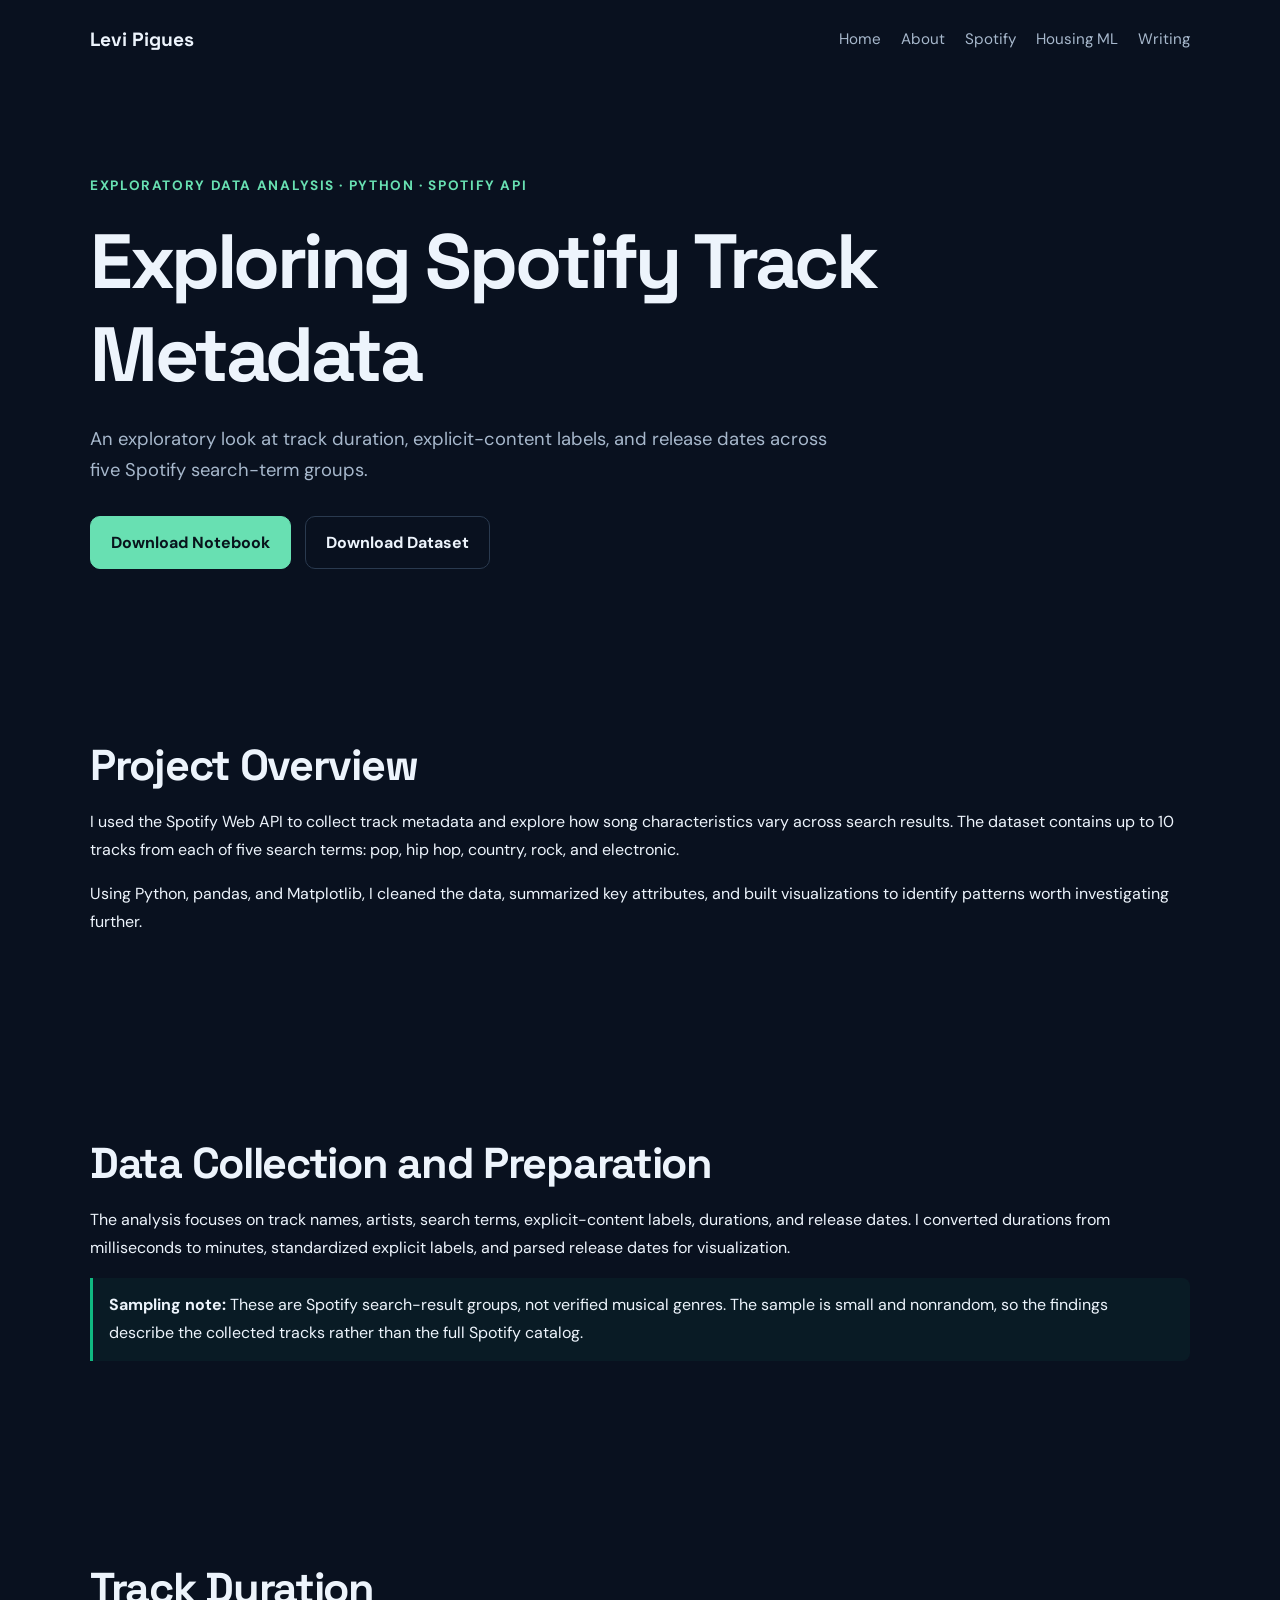
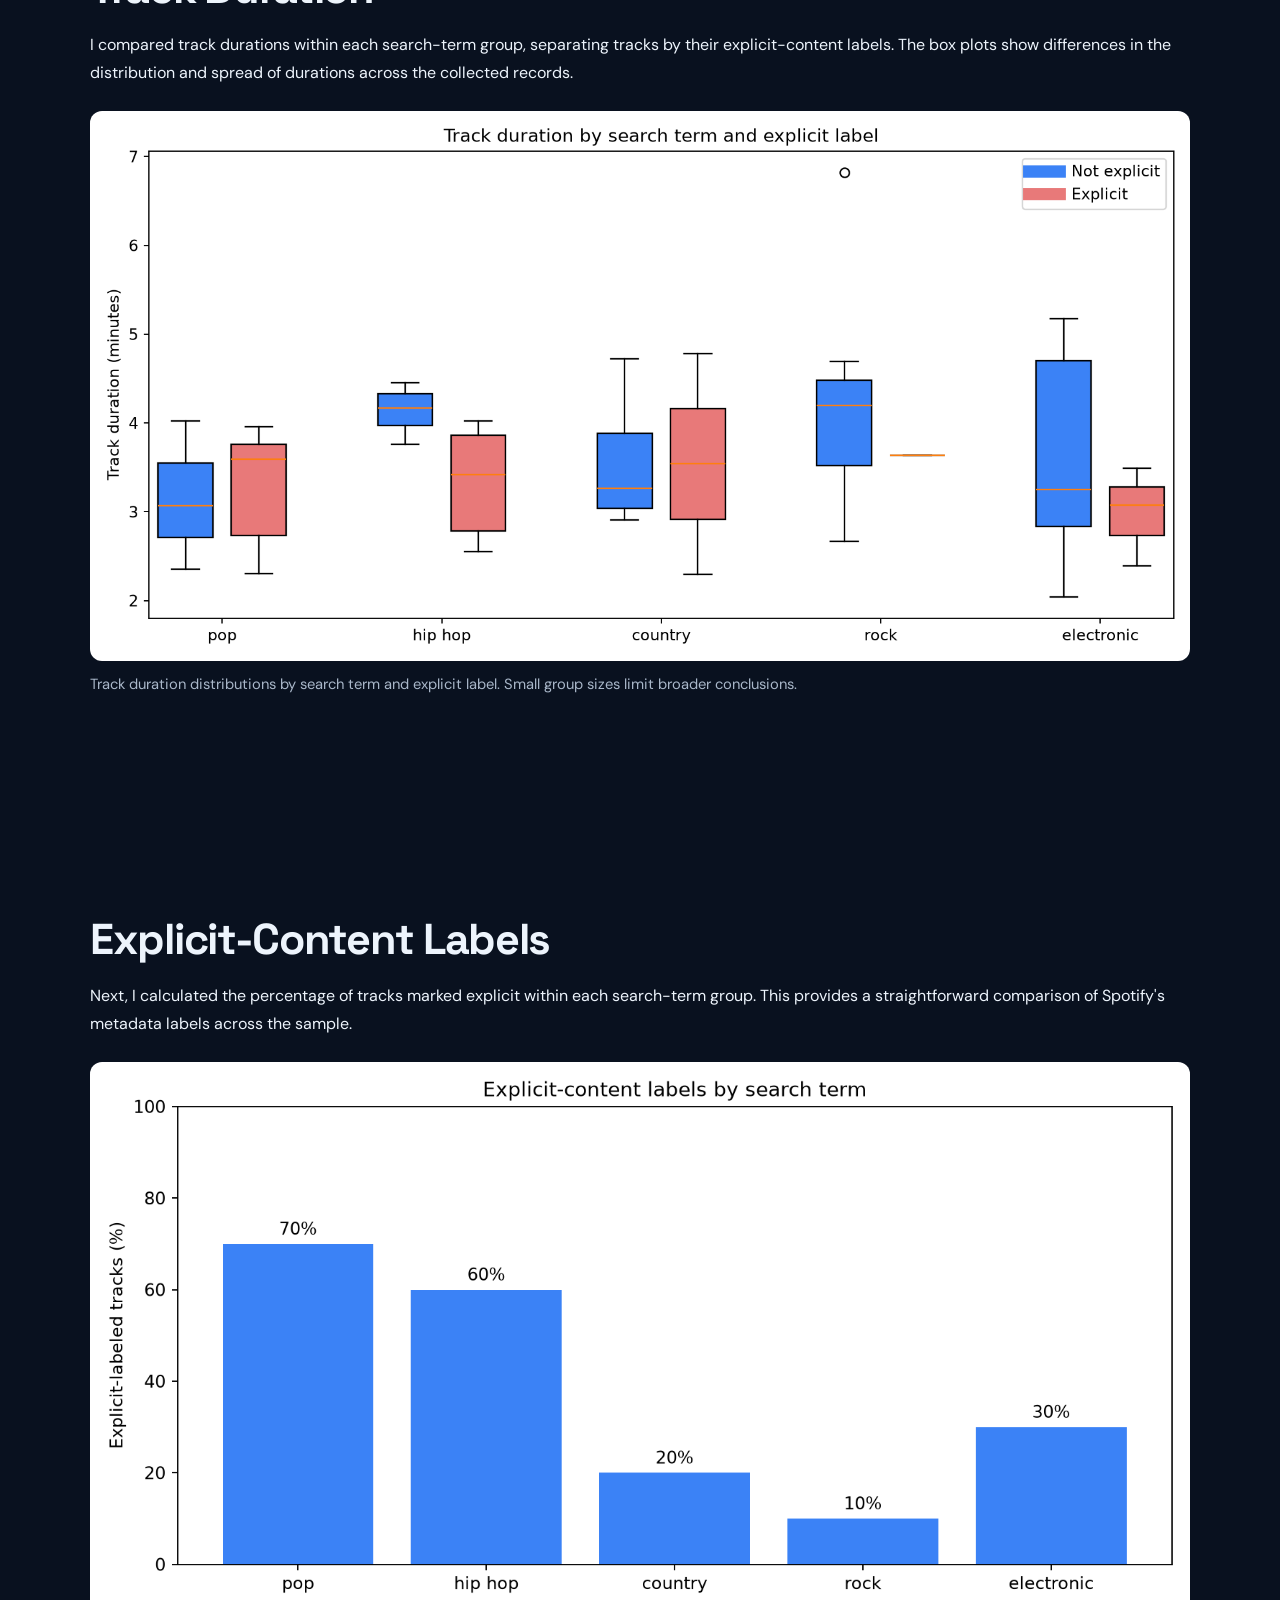
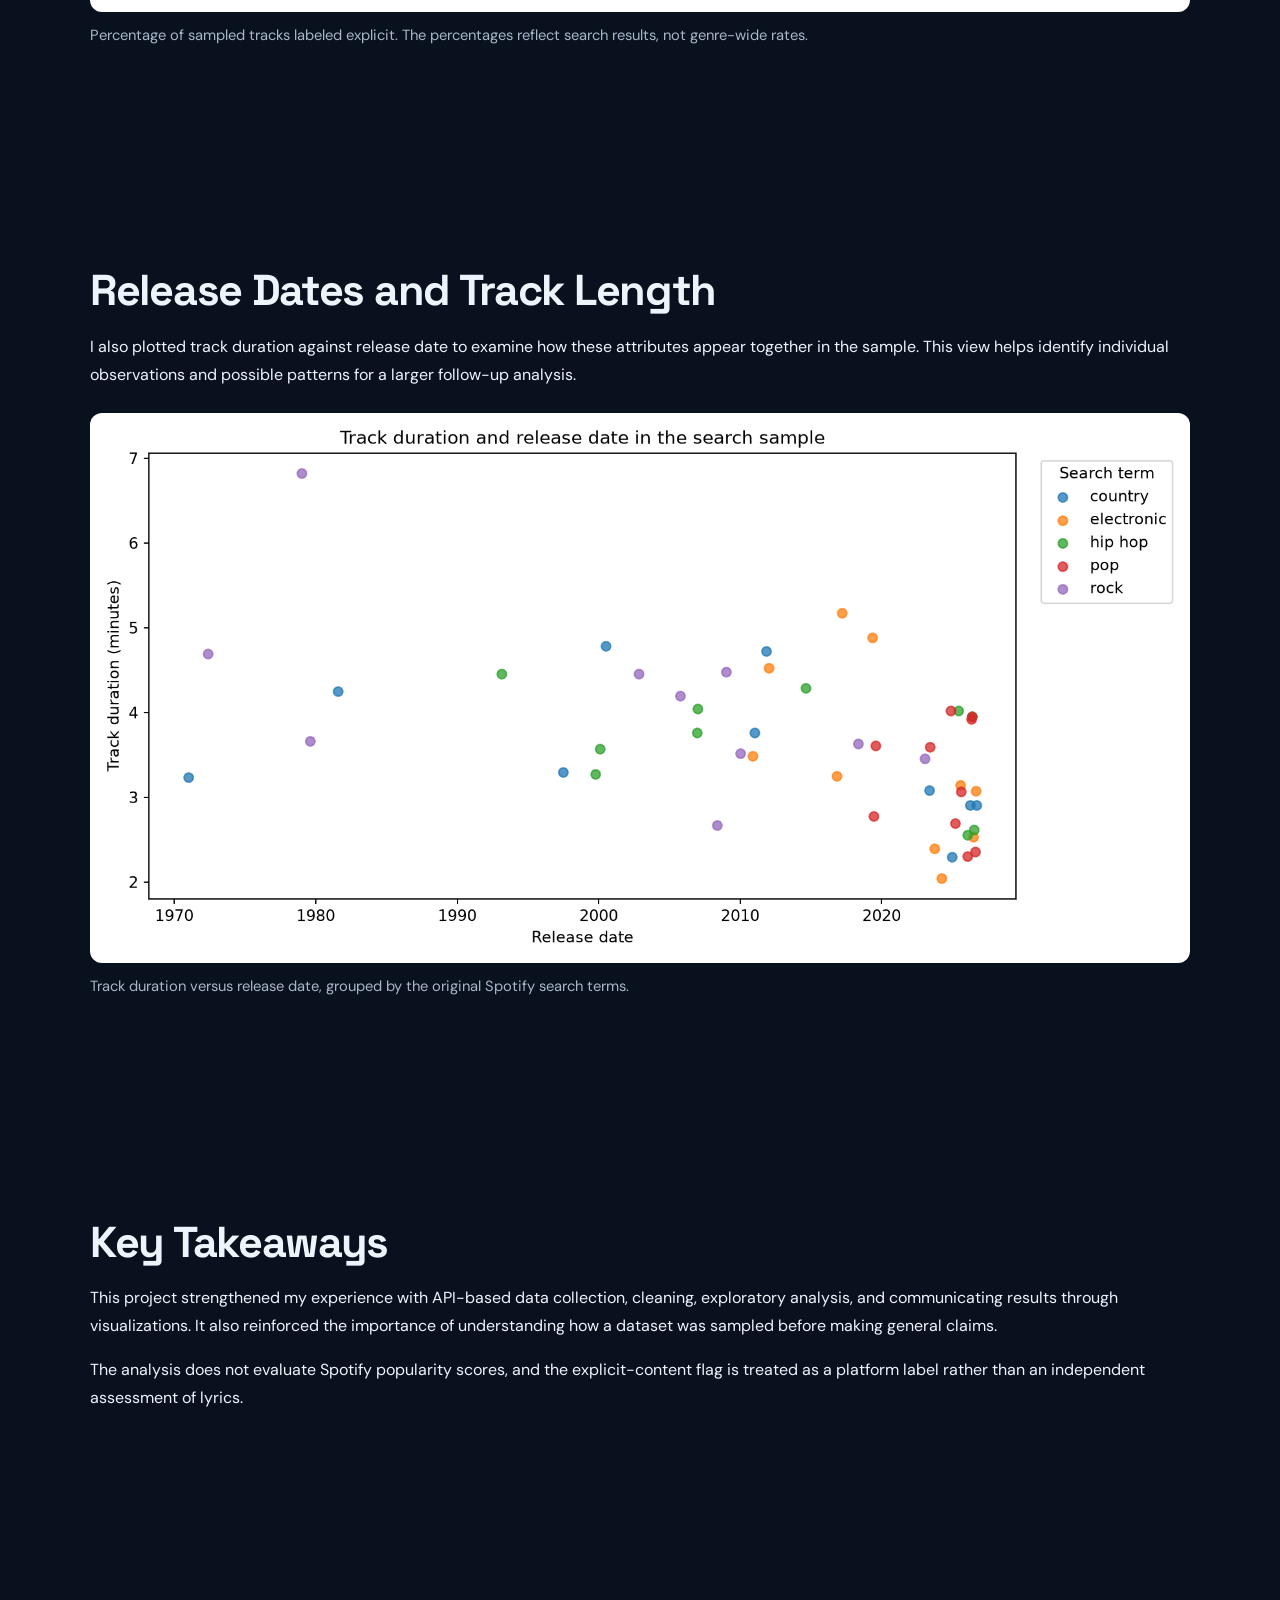
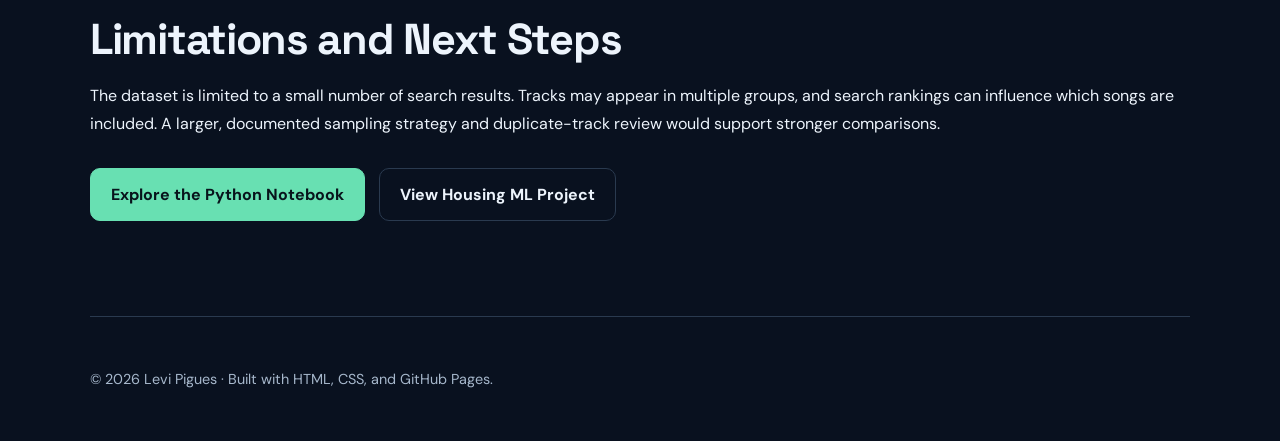
<file: spotify.html>
<!DOCTYPE html>
<html lang="en">
<head>
  <meta charset="UTF-8">
  <meta name="viewport" content="width=device-width, initial-scale=1.0">
  <meta name="description" content="Exploratory analysis of Spotify track metadata using Python, pandas, and Matplotlib.">
  <title>Spotify Data Analysis | Levi Pigues</title>
  <link rel="stylesheet" href="./assets/style.css">
  <style>
    .case-section { margin: 2.5rem 0; }
    .case-section h2 { margin-bottom: 1rem; }
    .case-section p { line-height: 1.75; }
    .chart-figure { margin: 1.5rem 0 2rem; }
    .chart-figure img {
      display: block;
      width: 100%;
      height: auto;
      border-radius: 12px;
      background: #fff;
    }
    .chart-figure figcaption {
      margin-top: .75rem;
      font-size: .92rem;
      line-height: 1.6;
      color: #a9b7c9;
    }
    .case-note {
      border-left: 3px solid #10b981;
      padding: .85rem 1rem;
      background: rgba(16,185,129,.06);
      border-radius: 0 8px 8px 0;
    }
  </style>
</head>
<body>
  <a class="skip-link" href="#main">Skip to content</a>

  <header class="wrap">
    <nav class="nav" aria-label="Main navigation">
      <a class="brand" href="./index.html">Levi Pigues</a>
      <div class="nav-links">
        <a href="./index.html">Home</a>
        <a href="./about.html">About</a>
        <a href="./spotify.html" aria-current="page">Spotify</a>
        <a href="./ml-project.html">Housing ML</a>
        <a href="./blog.html">Writing</a>
      </div>
    </nav>
  </header>

  <main id="main" class="wrap">
    <section class="page-header">
      <p class="eyebrow">Exploratory Data Analysis · Python · Spotify API</p>
      <h1>Exploring Spotify Track Metadata</h1>
      <p class="lead">
        An exploratory look at track duration, explicit-content labels,
        and release dates across five Spotify search-term groups.
      </p>
      <div class="actions">
        <a class="btn primary" href="./notebooks/spotify_analysis.ipynb" download>
          Download Notebook
        </a>
        <a class="btn" href="./data/spotify_tracks.csv" download>
          Download Dataset
        </a>
      </div>
    </section>

    <section class="case-section">
      <h2>Project Overview</h2>
      <p>
        I used the Spotify Web API to collect track metadata and explore
        how song characteristics vary across search results. The dataset
        contains up to 10 tracks from each of five search terms:
        pop, hip hop, country, rock, and electronic.
      </p>
      <p>
        Using Python, pandas, and Matplotlib, I cleaned the data,
        summarized key attributes, and built visualizations to identify
        patterns worth investigating further.
      </p>
    </section>

    <section class="case-section">
      <h2>Data Collection and Preparation</h2>
      <p>
        The analysis focuses on track names, artists, search terms,
        explicit-content labels, durations, and release dates.
        I converted durations from milliseconds to minutes,
        standardized explicit labels, and parsed release dates
        for visualization.
      </p>
      <p class="case-note">
        <strong>Sampling note:</strong> These are Spotify search-result
        groups, not verified musical genres. The sample is small and
        nonrandom, so the findings describe the collected tracks rather
        than the full Spotify catalog.
      </p>
    </section>

    <section class="case-section">
      <h2>Track Duration</h2>
      <p>
        I compared track durations within each search-term group,
        separating tracks by their explicit-content labels.
        The box plots show differences in the distribution and spread
        of durations across the collected records.
      </p>
      <figure class="chart-figure">
        <img
          src="./assets/spotify-duration.png"
          alt="Box plots showing track durations across five Spotify search-term groups, separated by explicit-content label."
          loading="lazy">
        <figcaption>
          Track duration distributions by search term and explicit label.
          Small group sizes limit broader conclusions.
        </figcaption>
      </figure>
    </section>

    <section class="case-section">
      <h2>Explicit-Content Labels</h2>
      <p>
        Next, I calculated the percentage of tracks marked explicit
        within each search-term group. This provides a straightforward
        comparison of Spotify's metadata labels across the sample.
      </p>
      <figure class="chart-figure">
        <img
          src="./assets/spotify-explicit-share.png"
          alt="Bar chart showing the percentage of explicit-labeled tracks within each Spotify search-term group."
          loading="lazy">
        <figcaption>
          Percentage of sampled tracks labeled explicit. The percentages
          reflect search results, not genre-wide rates.
        </figcaption>
      </figure>
    </section>

    <section class="case-section">
      <h2>Release Dates and Track Length</h2>
      <p>
        I also plotted track duration against release date to examine
        how these attributes appear together in the sample. This view
        helps identify individual observations and possible patterns
        for a larger follow-up analysis.
      </p>
      <figure class="chart-figure">
        <img
          src="./assets/spotify-release-dates.png"
          alt="Scatterplot comparing Spotify track release dates and durations, colored by search term."
          loading="lazy">
        <figcaption>
          Track duration versus release date, grouped by the original
          Spotify search terms.
        </figcaption>
      </figure>
    </section>

    <section class="case-section">
      <h2>Key Takeaways</h2>
      <p>
        This project strengthened my experience with API-based data
        collection, cleaning, exploratory analysis, and communicating
        results through visualizations. It also reinforced the
        importance of understanding how a dataset was sampled before
        making general claims.
      </p>
      <p>
        The analysis does not evaluate Spotify popularity scores,
        and the explicit-content flag is treated as a platform label
        rather than an independent assessment of lyrics.
      </p>
    </section>

    <section class="case-section">
      <h2>Limitations and Next Steps</h2>
      <p>
        The dataset is limited to a small number of search results.
        Tracks may appear in multiple groups, and search rankings can
        influence which songs are included. A larger, documented
        sampling strategy and duplicate-track review would support
        stronger comparisons.
      </p>
      <div class="actions">
        <a class="btn primary" href="./notebooks/spotify_analysis.ipynb" download>
          Explore the Python Notebook
        </a>
        <a class="btn" href="./ml-project.html">
          View Housing ML Project
        </a>
      </div>
    </section>
  </main>

  <footer class="wrap">
    <p>© 2026 Levi Pigues · Built with HTML, CSS, and GitHub Pages.</p>
  </footer>
</body>
</html>
</file>
<file: assets/style.css>
@import url('https://fonts.googleapis.com/css2?family=DM+Sans:wght@400;500;600;700&family=Space+Grotesk:wght@400;500;600;700&display=swap');

:root {
  color-scheme: dark;
  --bg: #09111f;
  --surface: #111e30;
  --surface-alt: #17263b;
  --text: #edf4fc;
  --muted: #a7b8cc;
  --accent: #68e0b2;
  --border: #2a3a4f;
  --max-width: 1100px;
}

* {
  box-sizing: border-box;
}

html {
  scroll-behavior: smooth;
}

body {
  margin: 0;
  background: var(--bg);
  color: var(--text);
  font-family: 'DM Sans', sans-serif;
  line-height: 1.7;
}

a {
  color: var(--accent);
  text-decoration: none;
}

a:hover {
  text-decoration: underline;
}

.wrap {
  width: min(92%, var(--max-width));
  margin: 0 auto;
}

.nav {
  display: flex;
  align-items: center;
  justify-content: space-between;
  gap: 24px;
  padding: 24px 0;
}

.brand {
  color: var(--text);
  font-family: 'Space Grotesk', sans-serif;
  font-size: 1.2rem;
  font-weight: 700;
}

.nav-links {
  display: flex;
  flex-wrap: wrap;
  gap: 20px;
}

.nav-links a {
  color: var(--muted);
  font-size: 0.95rem;
}

.nav-links a:hover {
  color: var(--accent);
}

.hero {
  padding: 100px 0 85px;
}

.eyebrow {
  color: var(--accent);
  font-size: 0.85rem;
  font-weight: 700;
  letter-spacing: 0.12em;
  text-transform: uppercase;
}

h1, h2, h3 {
  font-family: 'Space Grotesk', sans-serif;
  line-height: 1.2;
}

h1 {
  max-width: 850px;
  margin: 18px 0 24px;
  font-size: clamp(2.7rem, 6vw, 5rem);
  letter-spacing: -0.045em;
}

h2 {
  font-size: clamp(1.9rem, 4vw, 2.7rem);
  letter-spacing: -0.03em;
}

h3 {
  font-size: 1.35rem;
}

.lead {
  max-width: 750px;
  color: var(--muted);
  font-size: 1.15rem;
}

.actions {
  display: flex;
  flex-wrap: wrap;
  gap: 14px;
  margin-top: 30px;
}

.btn {
  display: inline-flex;
  align-items: center;
  justify-content: center;
  padding: 12px 20px;
  border: 1px solid var(--border);
  border-radius: 10px;
  color: var(--text);
  font-weight: 700;
  transition: 0.2s ease;
}

.btn:hover {
  border-color: var(--accent);
  text-decoration: none;
  transform: translateY(-2px);
}

.btn.primary {
  border-color: var(--accent);
  background: var(--accent);
  color: #08141c;
}

section {
  padding: 55px 0;
}

.section-heading {
  margin-bottom: 28px;
}

.section-heading p {
  max-width: 700px;
  color: var(--muted);
}

.grid {
  display: grid;
  grid-template-columns: repeat(2, minmax(0, 1fr));
  gap: 24px;
}

.project,
.card {
  padding: 30px;
  border: 1px solid var(--border);
  border-radius: 18px;
  background: var(--surface);
}

.project:hover {
  border-color: var(--accent);
}

.project p,
.card p {
  color: var(--muted);
}

.tags {
  display: flex;
  flex-wrap: wrap;
  gap: 8px;
  margin: 18px 0;
}

.tag {
  padding: 5px 11px;
  border: 1px solid var(--border);
  border-radius: 999px;
  color: var(--muted);
  font-size: 0.8rem;
}

.metric {
  margin: 18px 0;
  color: var(--text);
  font-weight: 700;
}

.page-header {
  padding: 80px 0 40px;
}

.content {
  max-width: 850px;
}

.content p,
.content li {
  color: var(--muted);
}

.content img {
  display: block;
  width: 100%;
  height: auto;
  margin: 25px 0;
  border: 1px solid var(--border);
  border-radius: 12px;
}

footer {
  margin-top: 65px;
  padding: 35px 0;
  border-top: 1px solid var(--border);
  color: var(--muted);
  font-size: 0.9rem;
}

.skip-link {
  position: absolute;
  top: -60px;
  left: 12px;
  padding: 10px 15px;
  background: var(--accent);
  color: #08141c;
}

.skip-link:focus {
  top: 12px;
}

@media (max-width: 700px) {
  .nav {
    align-items: flex-start;
    flex-direction: column;
  }

  .nav-links {
    gap: 12px;
  }

  .hero {
    padding: 65px 0 45px;
  }

  .grid {
    grid-template-columns: 1fr;
  }

  .project,
  .card {
    padding: 22px;
  }

  section {
    padding: 40px 0;
  }
}
</file>
